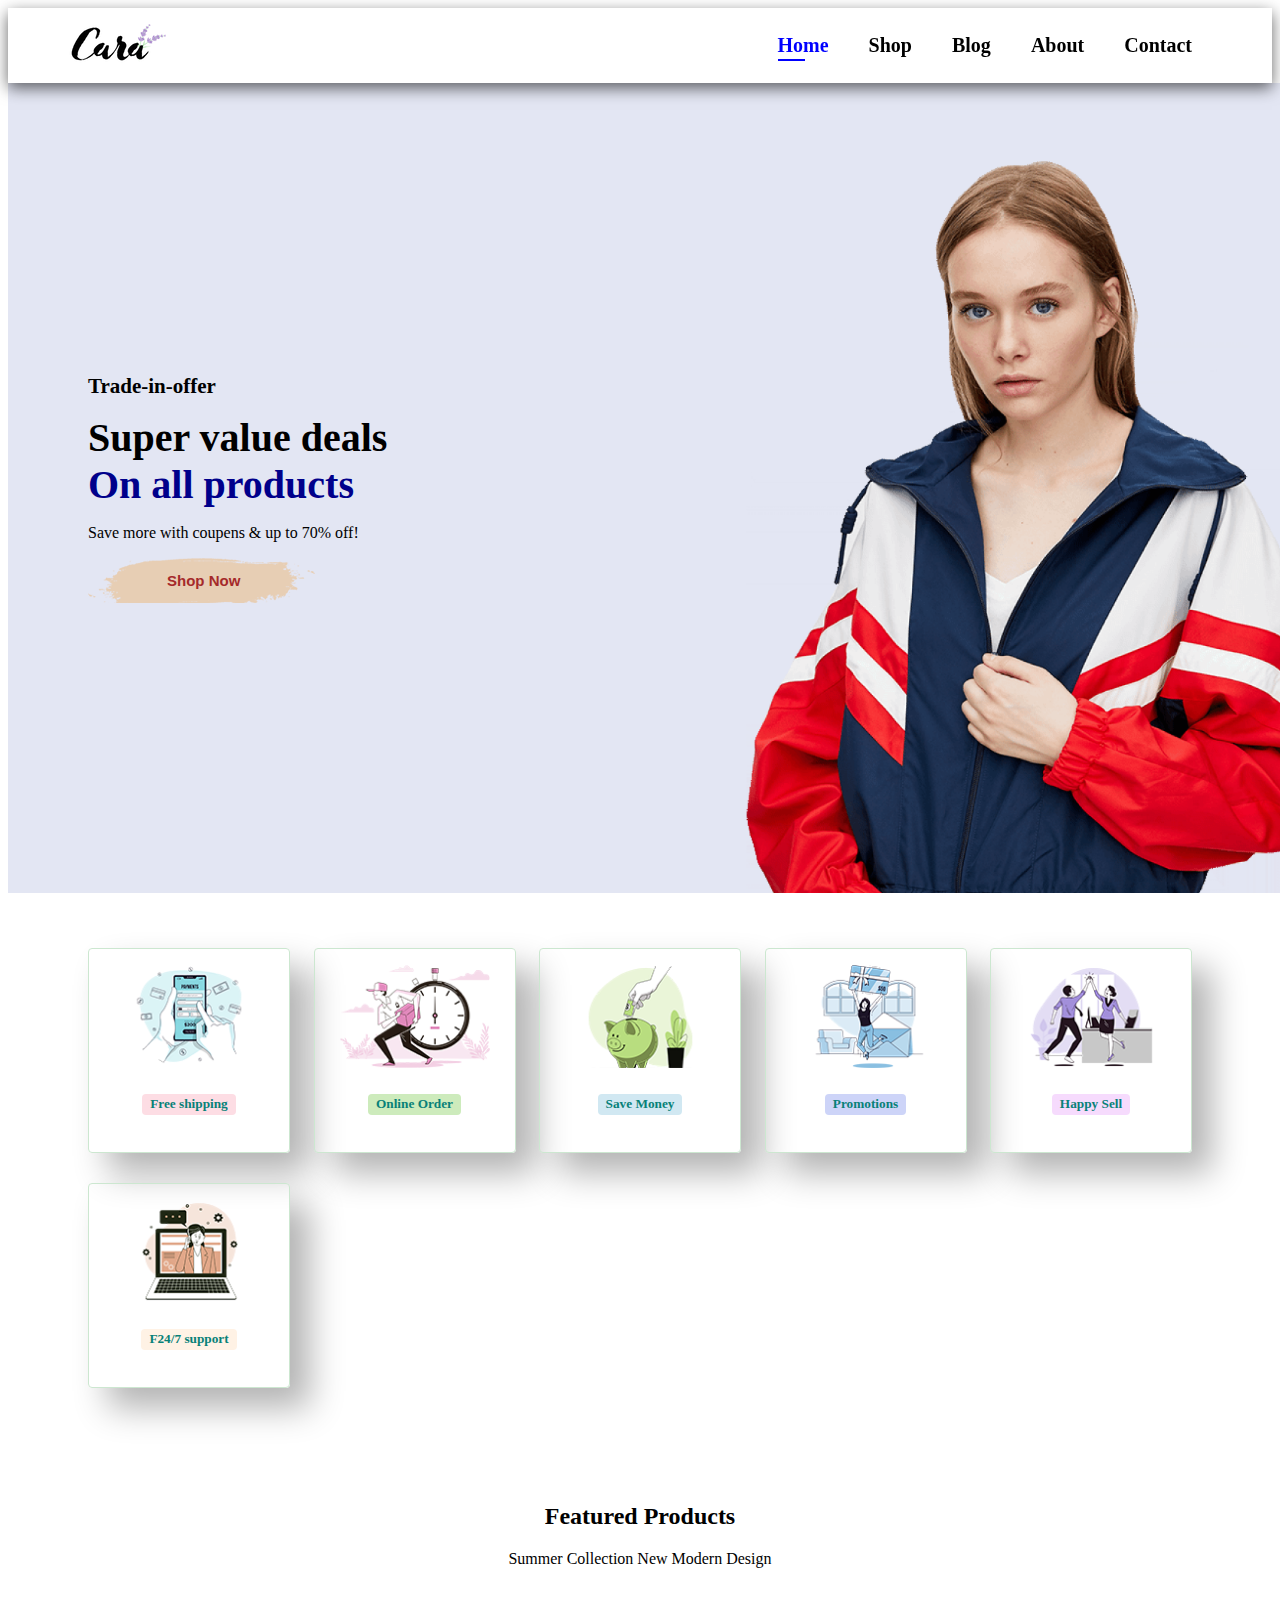
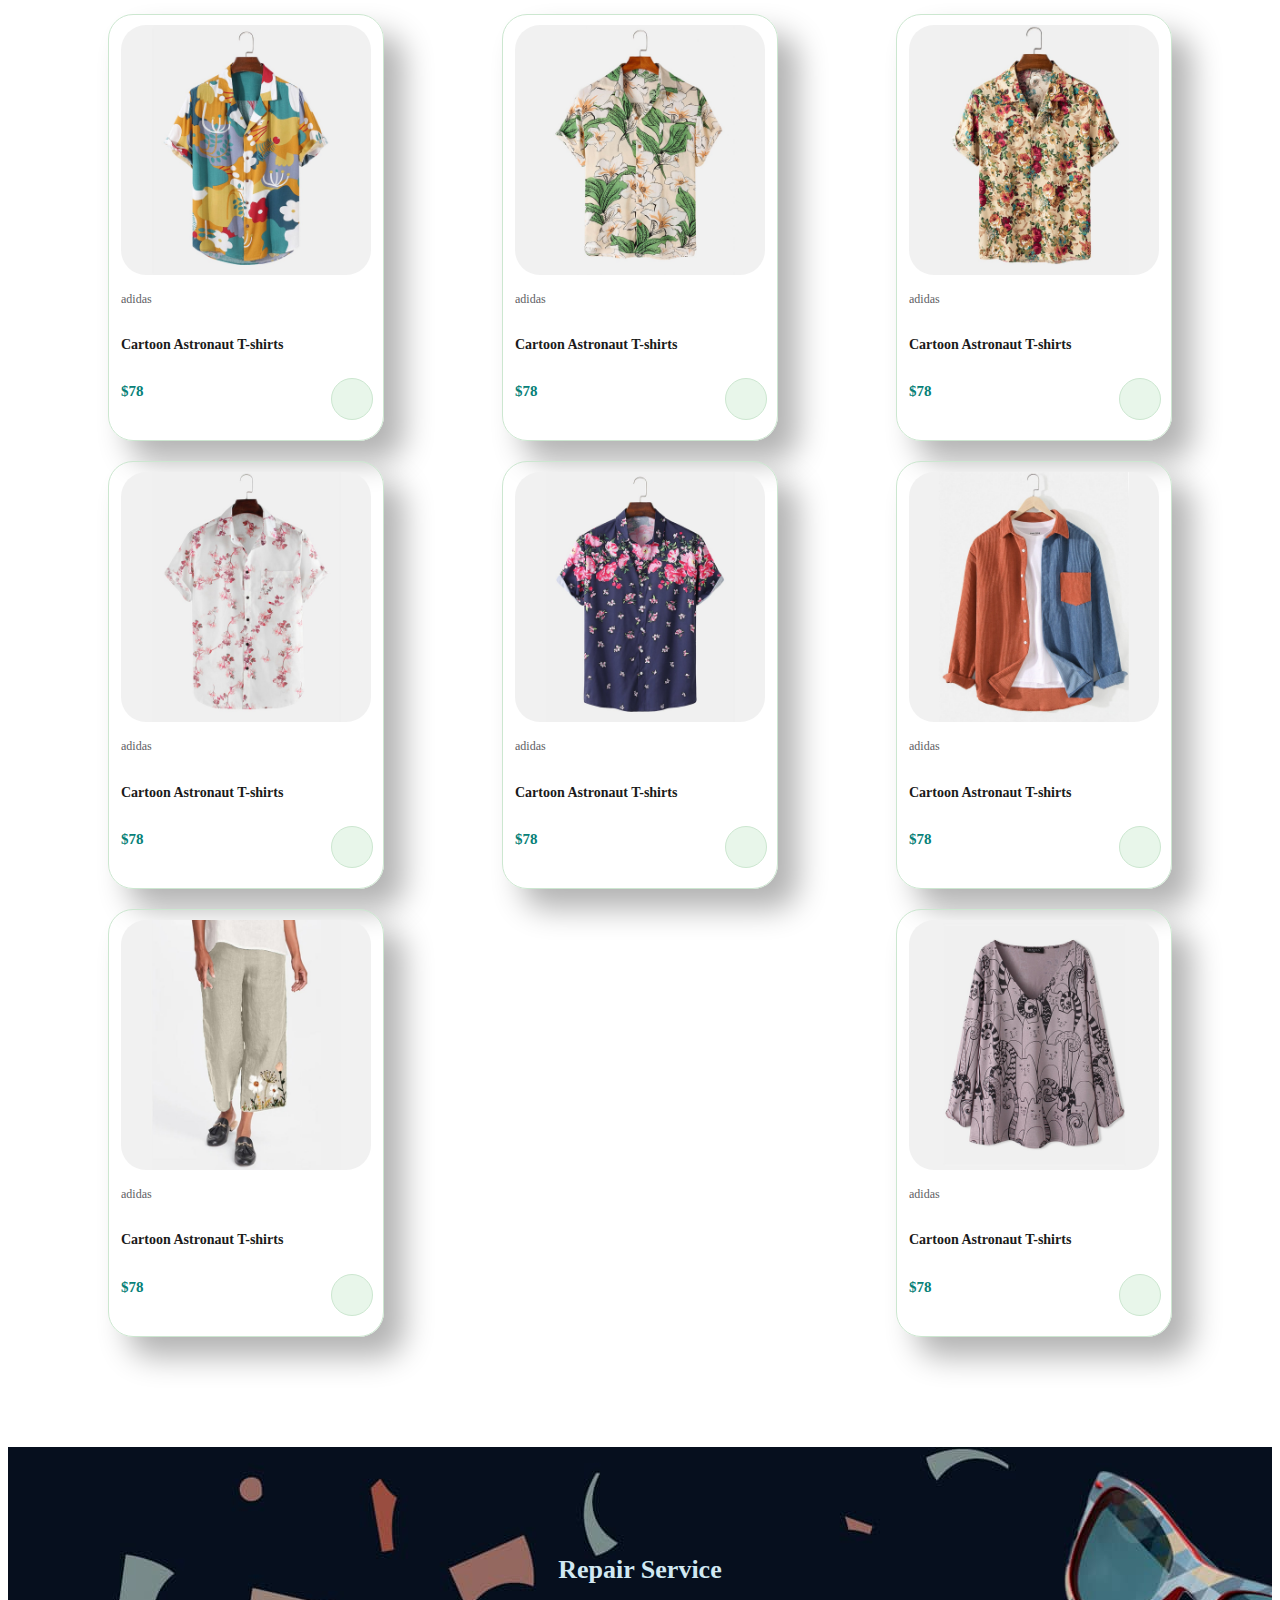
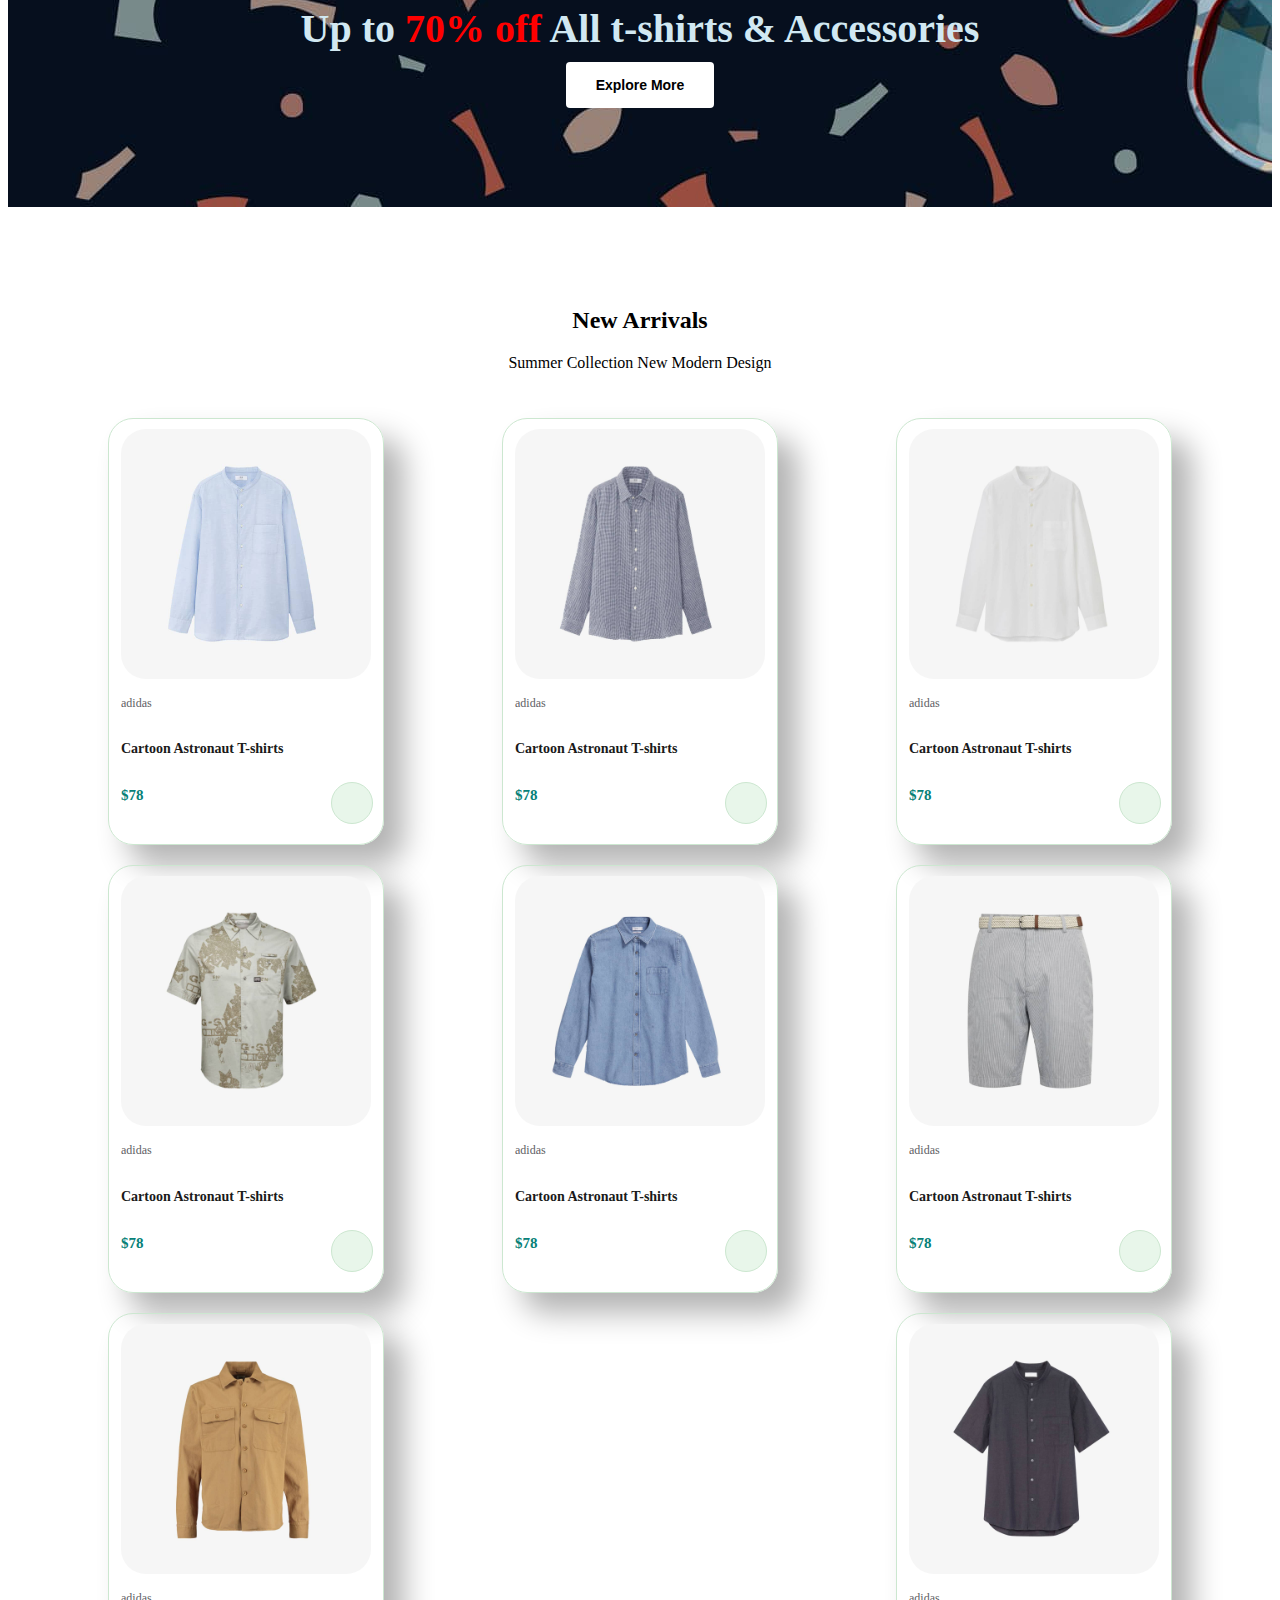
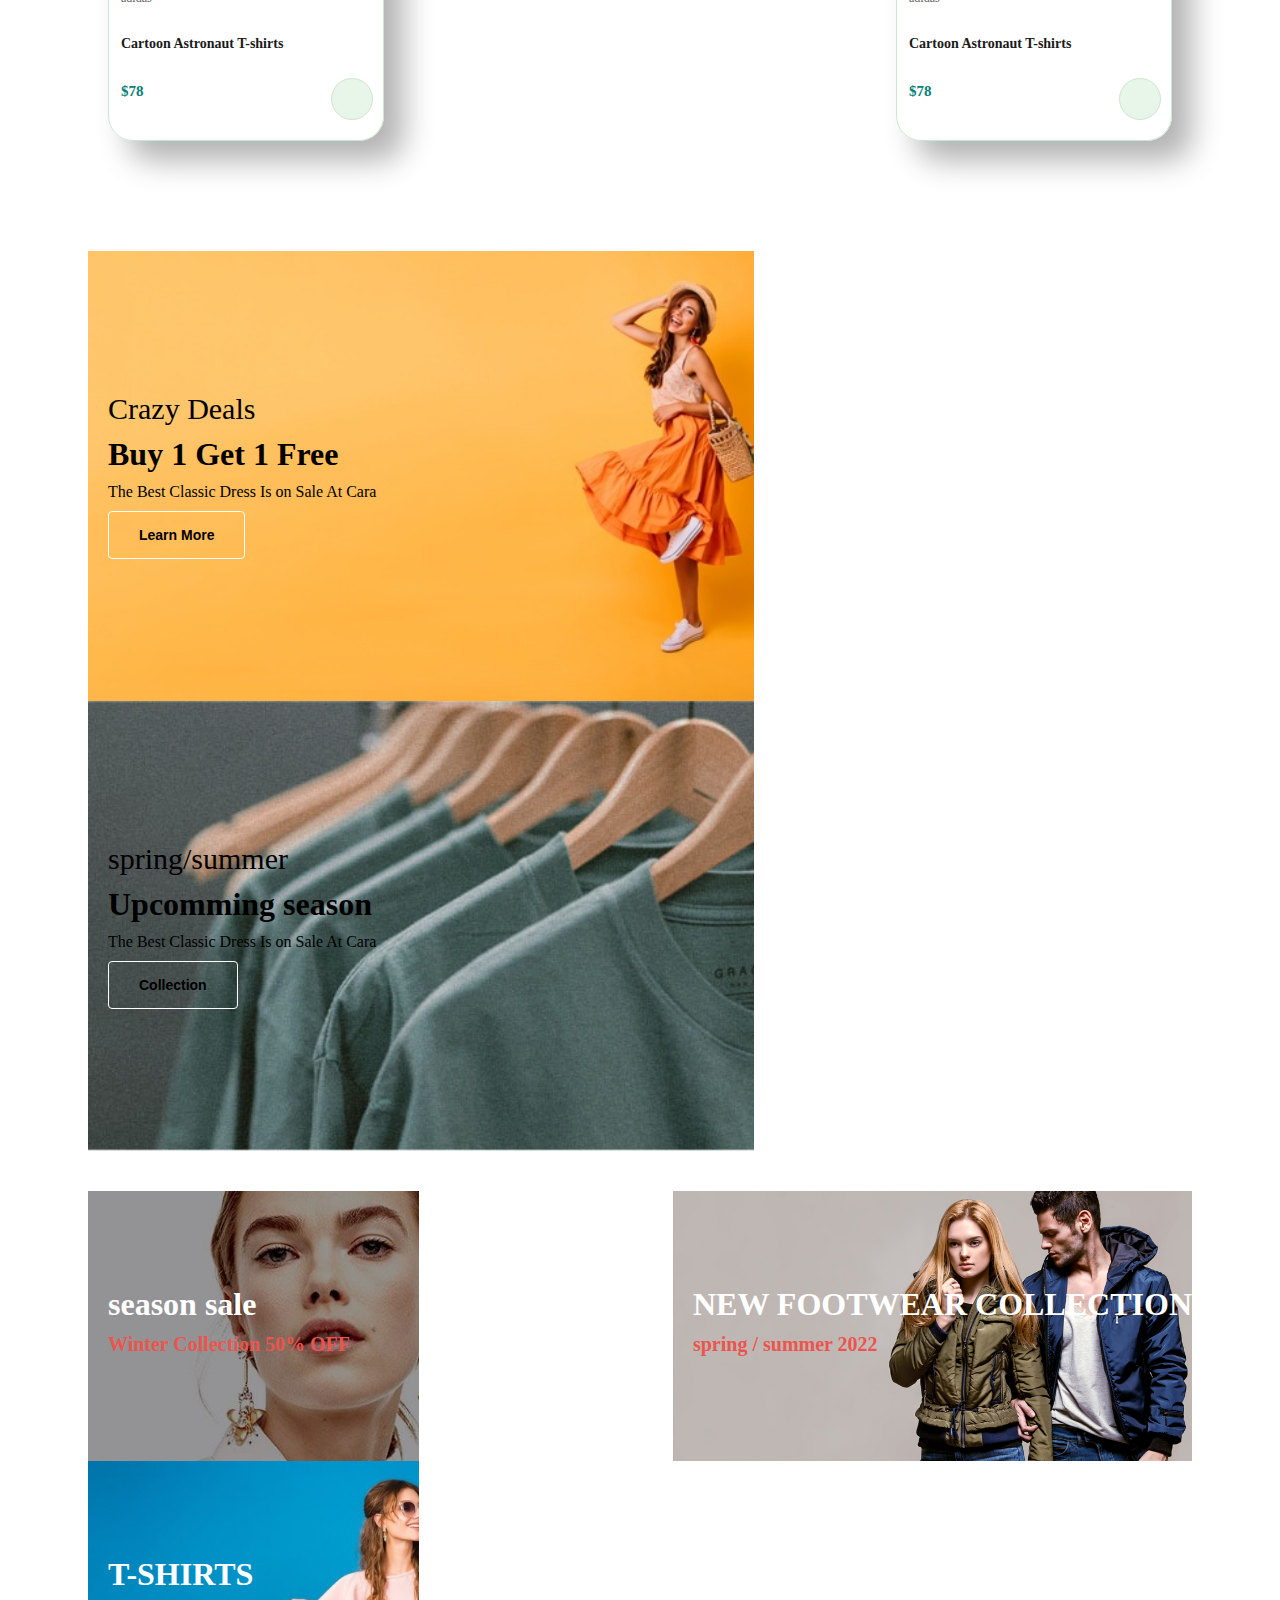
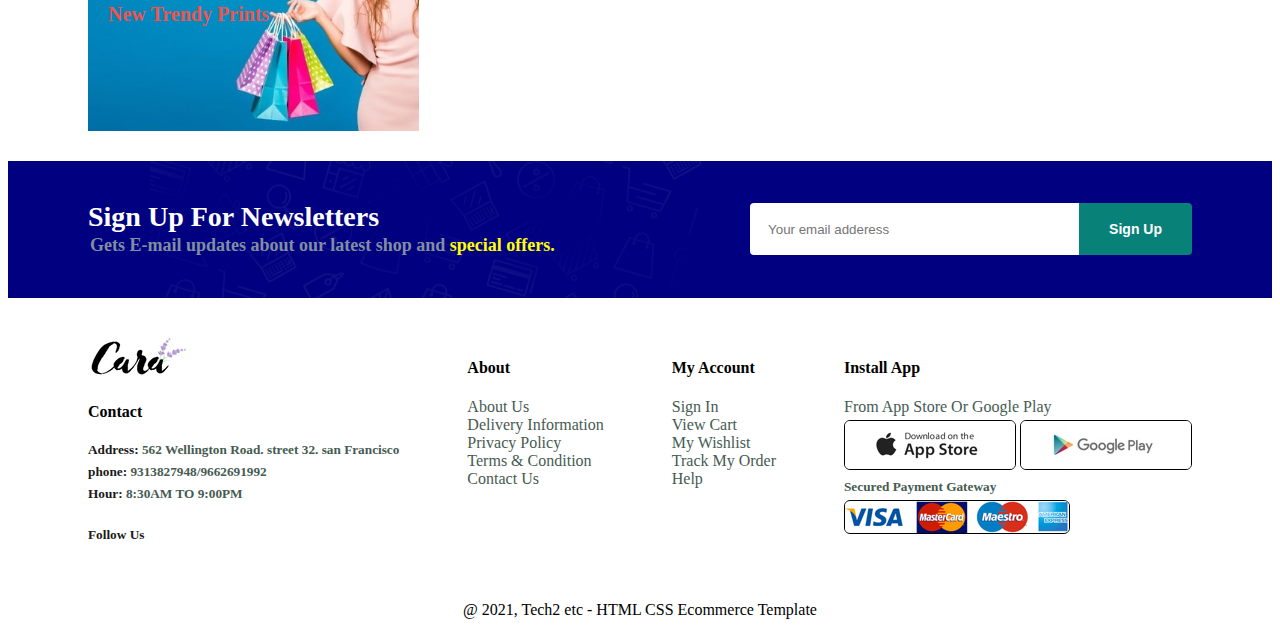
<file: index.html>
<!DOCTYPE html>
<html lang="en">
<head>
    <meta charset="UTF-8">
    <meta http-equiv="X-UA-Compatible" content="IE=edge">
    <meta name="viewport" content="width=device-width, initial-scale=1.0">
    <title>Document</title>
    <link rel="stylesheet" href="style.css">
</head>
<body>

    <section id="header">

        <a href="#"><img src="img/logo.png" alt=""></a>
        <div>
            <ul id="navbar">
                <li><a class="active" href="index.html">Home</a></li>
                <li><a href="shop.html">Shop</a></li>
                <li><a href="blog.html">Blog</a></li>
                <li><a href="about.html">About</a></li>
                <li><a href="contact.html">Contact</a></li>
                <a href=""id="clos">
                    <span class="line1"></span>
                    <span class="line1"></span>
                    <span class="line1"></span>
                </a>
            </ul>
               
            <div id="bar" class="hamburger">
                <span class="line1"></span>
                <span class="line1"></span>
                <span class="line1"></span>
            </div>

        </div>
        

    </section>

    <section id="hero">
        <h4>Trade-in-offer</h4>
        <h2>Super value deals</h2>
        <h1>On all products</h1>
        <p>Save more with coupens & up to 70% off!</p>
        <button>Shop Now</button>
    </section>

    <section id="feature" class="section-p1">
        <div class="fe-box">
            <img src="img/features/f1.png" alt="">
            <h5>Free shipping</h5>
        </div>
        <div class="fe-box">
            <img src="img/features/f2.png" alt="">
            <h5>Online Order</h5>
        </div>
        <div class="fe-box">
            <img src="img/features/f3.png" alt="">
            <h5>Save Money</h5>
        </div>
        <div class="fe-box">
            <img src="img/features/f4.png" alt="">
            <h5>Promotions</h5>
        </div>
        <div class="fe-box">
            <img src="img/features/f5.png" alt="">
            <h5>Happy Sell</h5>
        </div>
        <div class="fe-box">
            <img src="img/features/f6.png" alt="">
            <h5>F24/7 support</h5>
        </div>
    </section>

    <section id="product1" class="section-p1">
        <h2>Featured Products</h2>
        <p>Summer Collection New Modern Design</p>
        <div class="pro-container">
            <div class="pro">
                <img src="img/products/f1.jpg" alt="">
                <div class="des">
                    <span>adidas</span>
                    <h5>Cartoon Astronaut T-shirts</h5>
                    <div class="star">
                        <i class="fas fa-star"></i>
                        <i class="fas fa-star"></i>
                        <i class="fas fa-star"></i>
                        <i class="fas fa-star"></i>
                        <i class="fas fa-star"></i>
                    </div>
                    <h4>$78</h4>

                </div>
                <a href="#"><i class="fal fa-shopping-cart cart"></i></a>
            </div>
            <div class="pro">
                <img src="img/products/f2.jpg" alt="">
                <div class="des">
                    <span>adidas</span>
                    <h5>Cartoon Astronaut T-shirts</h5>
                    <div class="star">
                        <i class="fas fa-star"></i>
                        <i class="fas fa-star"></i>
                        <i class="fas fa-star"></i>
                        <i class="fas fa-star"></i>
                        <i class="fas fa-star"></i>
                    </div>
                    <h4>$78</h4>

                </div>
                <a href="#"><i class="fal fa-shopping-cart cart"></i></a>
            </div>
            <div class="pro">
                <img src="img/products/f3.jpg" alt="">
                <div class="des">
                    <span>adidas</span>
                    <h5>Cartoon Astronaut T-shirts</h5>
                    <div class="star">
                        <i class="fas fa-star"></i>
                        <i class="fas fa-star"></i>
                        <i class="fas fa-star"></i>
                        <i class="fas fa-star"></i>
                        <i class="fas fa-star"></i>
                    </div>
                    <h4>$78</h4>

                </div>
                <a href="#"><i class="fal fa-shopping-cart cart"></i></a>
            </div>
            <div class="pro">
                <img src="img/products/f4.jpg" alt="">
                <div class="des">
                    <span>adidas</span>
                    <h5>Cartoon Astronaut T-shirts</h5>
                    <div class="star">
                        <i class="fas fa-star"></i>
                        <i class="fas fa-star"></i>
                        <i class="fas fa-star"></i>
                        <i class="fas fa-star"></i>
                        <i class="fas fa-star"></i>
                    </div>
                    <h4>$78</h4>

                </div>
                <a href="#"><i class="fal fa-shopping-cart cart"></i></a>
            </div>
            <div class="pro">
                <img src="img/products/f5.jpg" alt="">
                <div class="des">
                    <span>adidas</span>
                    <h5>Cartoon Astronaut T-shirts</h5>
                    <div class="star">
                        <i class="fas fa-star"></i>
                        <i class="fas fa-star"></i>
                        <i class="fas fa-star"></i>
                        <i class="fas fa-star"></i>
                        <i class="fas fa-star"></i>
                    </div>
                    <h4>$78</h4>

                </div>
                <a href="#"><i class="fal fa-shopping-cart cart"></i></a>
            </div>
            <div class="pro">
                <img src="img/products/f6.jpg" alt="">
                <div class="des">
                    <span>adidas</span>
                    <h5>Cartoon Astronaut T-shirts</h5>
                    <div class="star">
                        <i class="fas fa-star"></i>
                        <i class="fas fa-star"></i>
                        <i class="fas fa-star"></i>
                        <i class="fas fa-star"></i>
                        <i class="fas fa-star"></i>
                    </div>
                    <h4>$78</h4>

                </div>
                <a href="#"><i class="fal fa-shopping-cart cart"></i></a>
            </div>
            <div class="pro">
                <img src="img/products/f7.jpg" alt="">
                <div class="des">
                    <span>adidas</span>
                    <h5>Cartoon Astronaut T-shirts</h5>
                    <div class="star">
                        <i class="fas fa-star"></i>
                        <i class="fas fa-star"></i>
                        <i class="fas fa-star"></i>
                        <i class="fas fa-star"></i>
                        <i class="fas fa-star"></i>
                    </div>
                    <h4>$78</h4>

                </div>
                <a href="#"><i class="fal fa-shopping-cart cart"></i></a>
            </div>
            <div class="pro">
                <img src="img/products/f8.jpg" alt="">
                <div class="des">
                    <span>adidas</span>
                    <h5>Cartoon Astronaut T-shirts</h5>
                    <div class="star">
                        <i class="fas fa-star"></i>
                        <i class="fas fa-star"></i>
                        <i class="fas fa-star"></i>
                        <i class="fas fa-star"></i>
                        <i class="fas fa-star"></i>
                    </div>
                    <h4>$78</h4>

                </div>
                <a href="#"><i class="fal fa-shopping-cart cart"></i></a>
            </div>
        </div>
    </section>
  
    <section id="banner" class="section-m1">
        <h4>Repair Service</h4>
        <h2>Up to <span>70% off</span> All t-shirts & Accessories</h2>
        <button class="normal">Explore More</button>
    </section>

    <section id="product1" class="section-p1">
        <h2>New Arrivals</h2>
        <p>Summer Collection New Modern Design</p>
        <div class="pro-container">
            <div class="pro">
                <img src="img/products/n1.jpg" alt="">
                <div class="des">
                    <span>adidas</span>
                    <h5>Cartoon Astronaut T-shirts</h5>
                    <div class="star">
                        <i class="fas fa-star"></i>
                        <i class="fas fa-star"></i>
                        <i class="fas fa-star"></i>
                        <i class="fas fa-star"></i>
                        <i class="fas fa-star"></i>
                    </div>
                    <h4>$78</h4>

                </div>
                <a href="#"><i class="fal fa-shopping-cart cart"></i></a>
            </div>
            <div class="pro">
                <img src="img/products/n2.jpg" alt="">
                <div class="des">
                    <span>adidas</span>
                    <h5>Cartoon Astronaut T-shirts</h5>
                    <div class="star">
                        <i class="fas fa-star"></i>
                        <i class="fas fa-star"></i>
                        <i class="fas fa-star"></i>
                        <i class="fas fa-star"></i>
                        <i class="fas fa-star"></i>
                    </div>
                    <h4>$78</h4>

                </div>
                <a href="#"><i class="fal fa-shopping-cart cart"></i></a>
            </div>
            <div class="pro">
                <img src="img/products/n3.jpg" alt="">
                <div class="des">
                    <span>adidas</span>
                    <h5>Cartoon Astronaut T-shirts</h5>
                    <div class="star">
                        <i class="fas fa-star"></i>
                        <i class="fas fa-star"></i>
                        <i class="fas fa-star"></i>
                        <i class="fas fa-star"></i>
                        <i class="fas fa-star"></i>
                    </div>
                    <h4>$78</h4>

                </div>
                <a href="#"><i class="fal fa-shopping-cart cart"></i></a>
            </div>
            <div class="pro">
                <img src="img/products/n4.jpg" alt="">
                <div class="des">
                    <span>adidas</span>
                    <h5>Cartoon Astronaut T-shirts</h5>
                    <div class="star">
                        <i class="fas fa-star"></i>
                        <i class="fas fa-star"></i>
                        <i class="fas fa-star"></i>
                        <i class="fas fa-star"></i>
                        <i class="fas fa-star"></i>
                    </div>
                    <h4>$78</h4>

                </div>
                <a href="#"><i class="fal fa-shopping-cart cart"></i></a>
            </div>
            <div class="pro">
                <img src="img/products/n5.jpg" alt="">
                <div class="des">
                    <span>adidas</span>
                    <h5>Cartoon Astronaut T-shirts</h5>
                    <div class="star">
                        <i class="fas fa-star"></i>
                        <i class="fas fa-star"></i>
                        <i class="fas fa-star"></i>
                        <i class="fas fa-star"></i>
                        <i class="fas fa-star"></i>
                    </div>
                    <h4>$78</h4>

                </div>
                <a href="#"><i class="fal fa-shopping-cart cart"></i></a>
            </div>
            <div class="pro">
                <img src="img/products/n6.jpg" alt="">
                <div class="des">
                    <span>adidas</span>
                    <h5>Cartoon Astronaut T-shirts</h5>
                    <div class="star">
                        <i class="fas fa-star"></i>
                        <i class="fas fa-star"></i>
                        <i class="fas fa-star"></i>
                        <i class="fas fa-star"></i>
                        <i class="fas fa-star"></i>
                    </div>
                    <h4>$78</h4>

                </div>
                <a href="#"><i class="fal fa-shopping-cart cart"></i></a>
            </div>
            <div class="pro">
                <img src="img/products/n7.jpg" alt="">
                <div class="des">
                    <span>adidas</span>
                    <h5>Cartoon Astronaut T-shirts</h5>
                    <div class="star">
                        <i class="fas fa-star"></i>
                        <i class="fas fa-star"></i>
                        <i class="fas fa-star"></i>
                        <i class="fas fa-star"></i>
                        <i class="fas fa-star"></i>
                    </div>
                    <h4>$78</h4>

                </div>
                <a href="#"><i class="fal fa-shopping-cart cart"></i></a>
            </div>
            <div class="pro">
                <img src="img/products/n8.jpg" alt="">
                <div class="des">
                    <span>adidas</span>
                    <h5>Cartoon Astronaut T-shirts</h5>
                    <div class="star">
                        <i class="fas fa-star"></i>
                        <i class="fas fa-star"></i>
                        <i class="fas fa-star"></i>
                        <i class="fas fa-star"></i>
                        <i class="fas fa-star"></i>
                    </div>
                    <h4>$78</h4>

                </div>
                <a href="#"><i class="fal fa-shopping-cart cart"></i></a>
            </div>
        </div>
    </section>

    <section id="sm-banner" class="section-p1">
        <div class="banner-box">
            <h4>Crazy Deals</h4>
            <h2>Buy 1 Get 1 Free</h2>
            <span>The Best Classic Dress Is on Sale At Cara</span>
            <button class="normal">Learn More</button>
        </div>
        <div class=" banner-box-2 banner-box ">
            <h4>spring/summer</h4>
            <h2>Upcomming season</h2>
            <span>The Best Classic Dress Is on Sale At Cara </span>
            <button class="normal ">Collection</button>
        </div>
    </section>

    <section id="banner-3">
        <div class="banner-box">
            <h1>season sale</h1>
            <h3>Winter Collection 50% OFF</h3>
        </div>
        <div class="banner-box banner-box2">
            <h1>NEW FOOTWEAR COLLECTION</h1>
            <h3>spring / summer 2022</h3>
        </div>
        <div class="banner-box banner-box3">
            <h1>T-SHIRTS</h1>
            <h3>New Trendy Prints</h3>
        </div>
    </section>

    <section id="newsletter" class="section-p1">
        <div class="news">
            <h3>Sign Up For Newsletters</h3>
            <h6>Gets E-mail updates about our latest shop and <span>special offers.</span></h6>
        </div>
        <div class="signup">
            <input type="text" placeholder="Your email adderess">
            <button class="normal">Sign Up</button>
        </div>
    </section>

    <section id="footer" class="section-p1">
        <div class="contact">
            <img src="img/logo.png" alt="">
            <h4>Contact</h4>
            <h5><strong>Address:</strong> 562 Wellington Road. street 32. san Francisco</h5>
            <h5><strong>phone:</strong> 9313827948/9662691992</h5>
            <h5><strong>Hour:</strong> 8:30AM TO 9:00PM</h5>
            <br>
            <h5><span>Follow Us</span></h5>
            <div class="icon">
                <i class="fab fa-facebook-f"></i>
                <i class="fab fa-twitter"></i>
                <i class="fab fa-instagram"></i>
                <i class="fab fa-pinterest-p"></i>
                <i class="fab fa-youtube"></i>
   
            </div>
            
        </div>
        <div class="about">
            <h4>About</h4>
            <a href="">About Us</a><br>
            <a href="">Delivery Information</a><br>
            <a href="">Privacy Policy</a><br>
            <a href="">Terms & Condition</a><br>
            <a href="">Contact Us</a><br>
        </div>
        <div class="MY-ACCOUNT">
            <h4>My Account</h4>
            <a href="">Sign In</a><br>
            <a href="">View Cart</a><br>
            <a href="">My Wishlist</a><br>
            <a href="">Track My Order</a><br>
            <a href="">Help</a><br><br>
        </div>
        <div class="Install">
            <h4>Install App</h4>
            <p>From App Store Or Google Play</p>
            <div class="row">
                <img src="img/pay/app.jpg" alt="">
                <img src="img/pay/play.jpg" alt="">
            </div>
            <h5>Secured Payment Gateway</h5>
            <img src="img/pay/pay.png" alt="">
        </div>
        
    </section>
    <div class="copy-right">
        <p>@ 2021, Tech2 etc - HTML CSS Ecommerce Template</p>
    </div>
         





    <script src="script.js"></script>
    
</body>
</html>
</file>
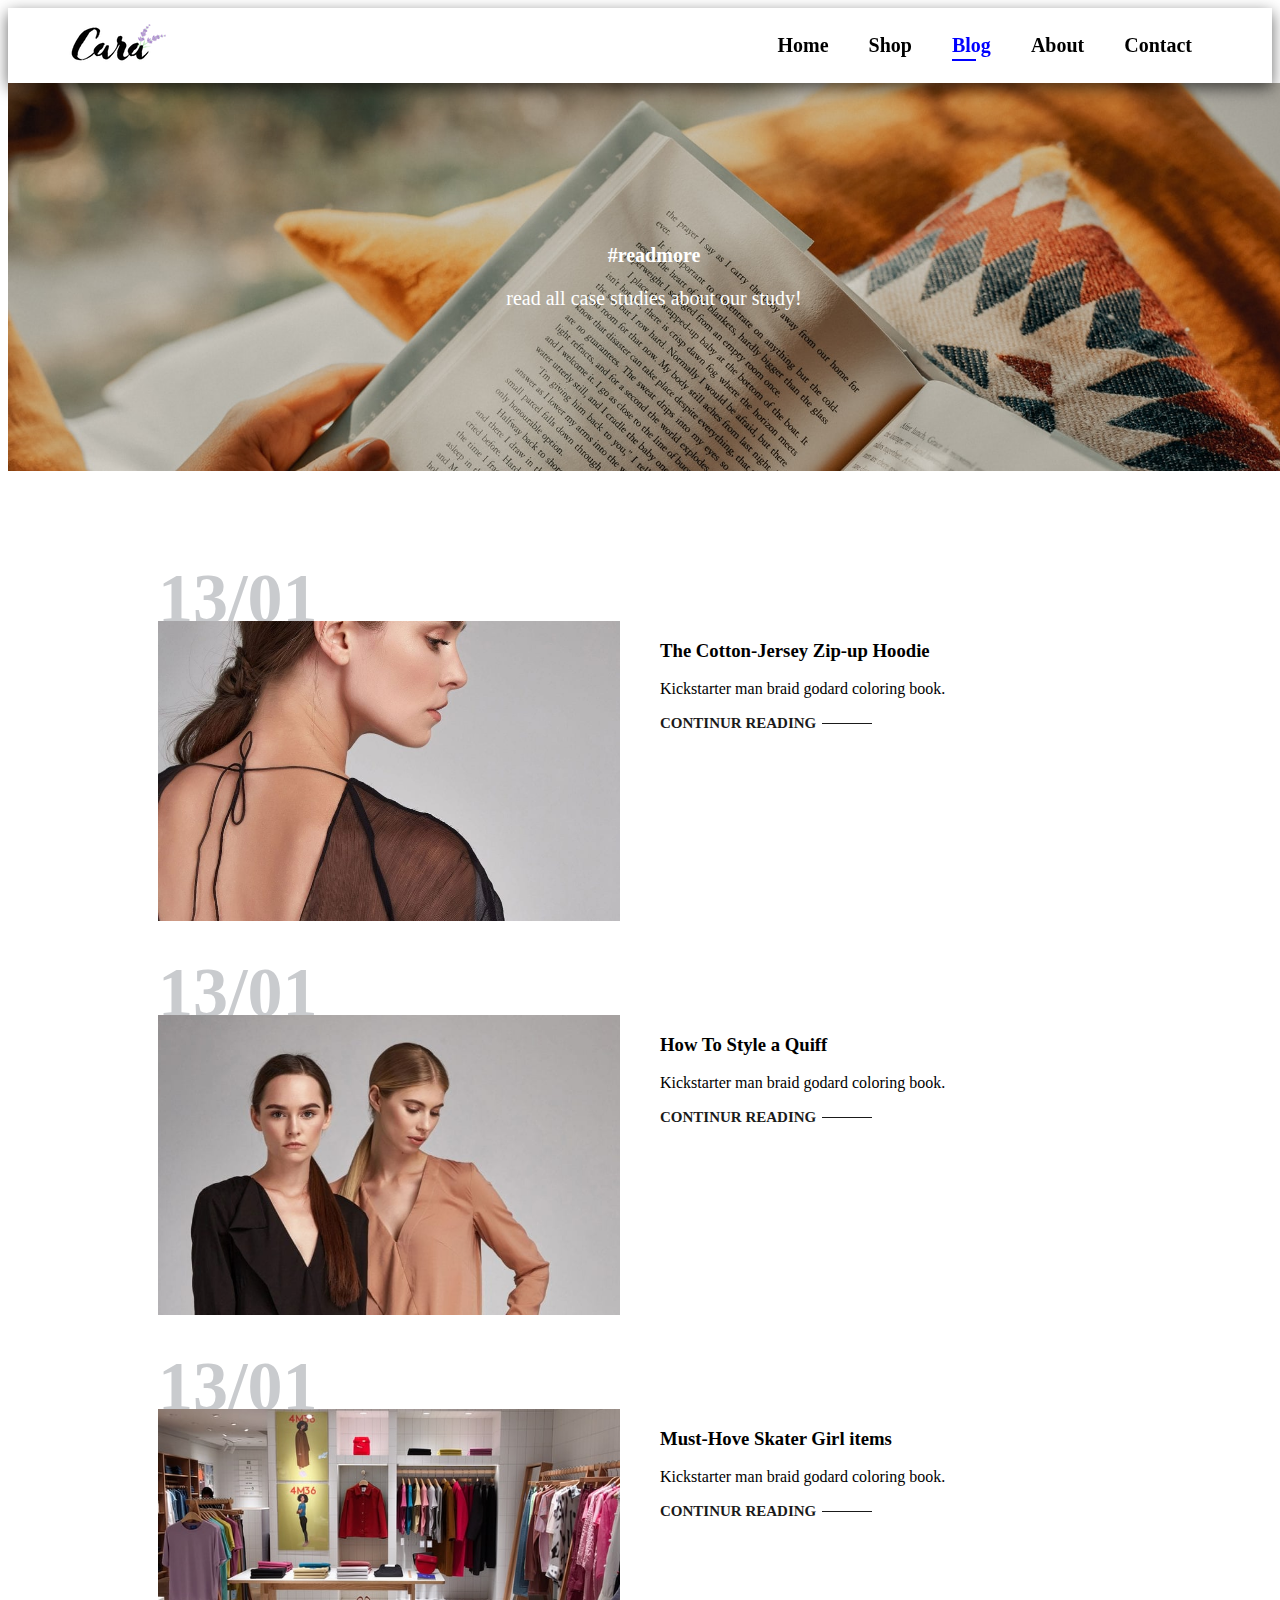
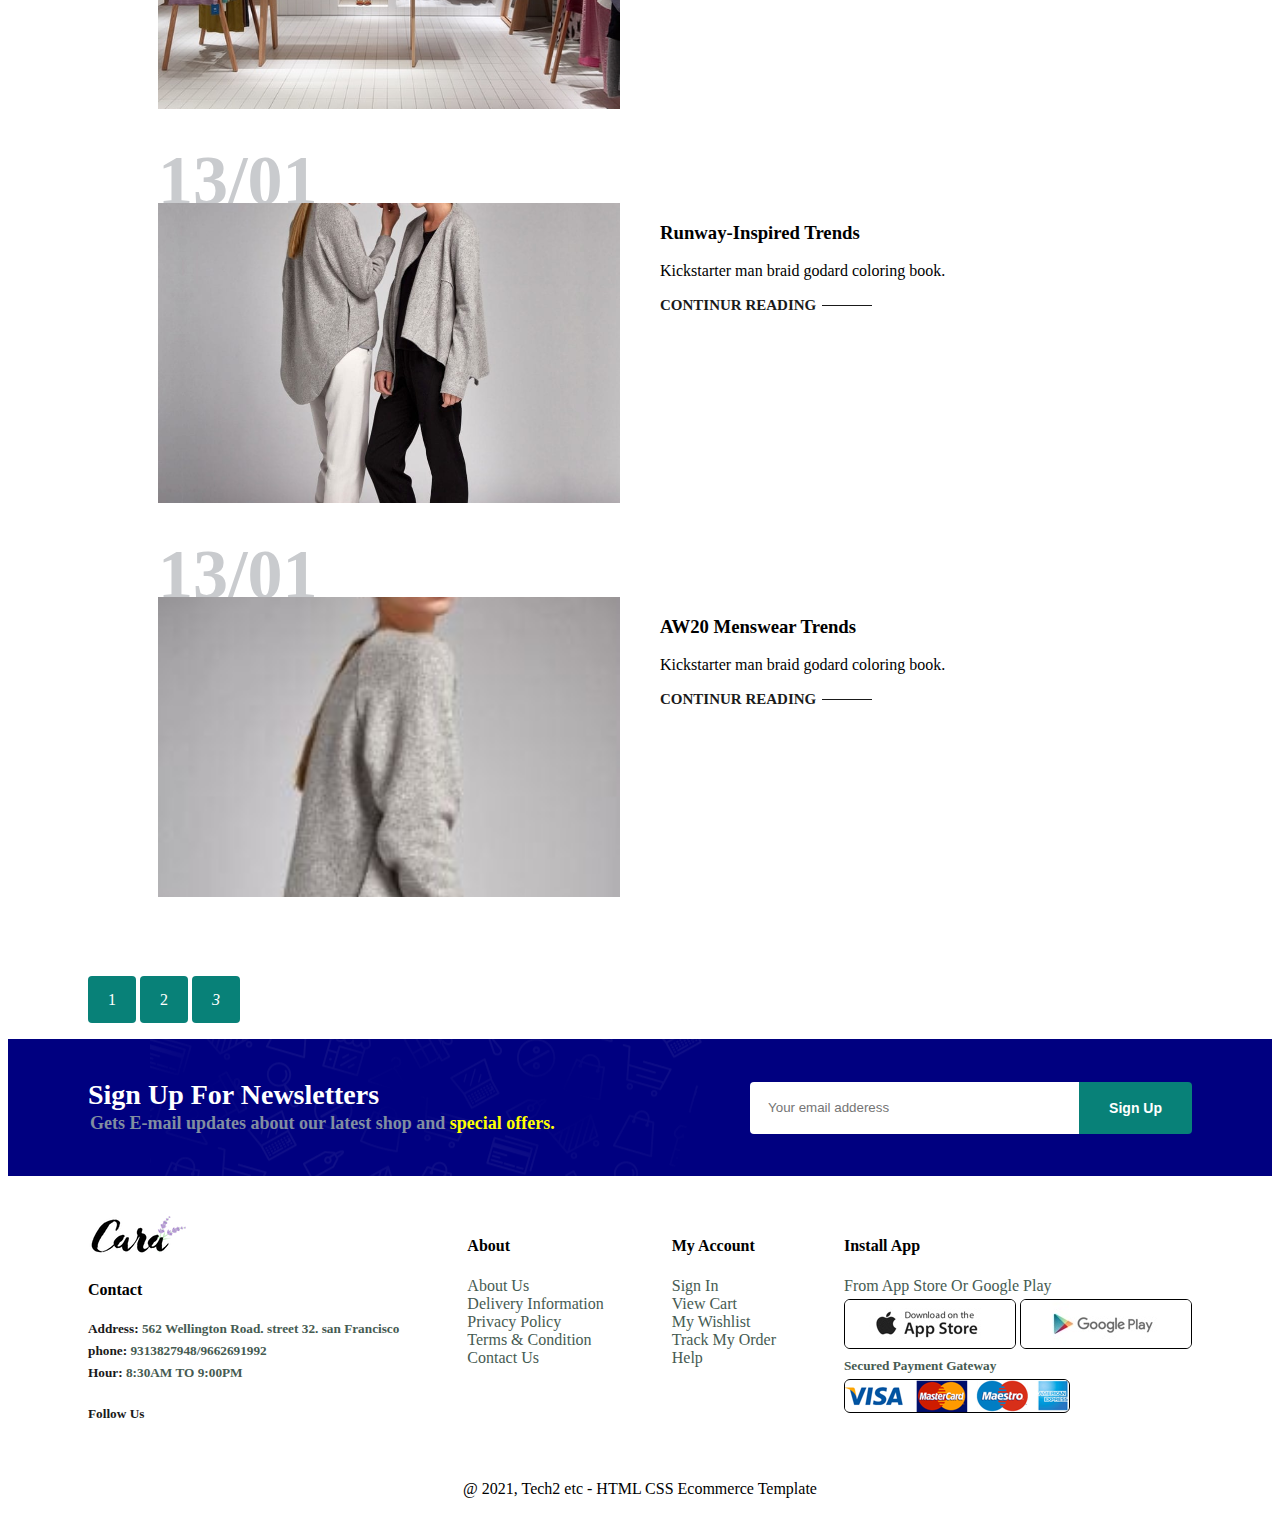
<file: blog.html>
<!DOCTYPE html>
<html lang="en">

<head>
    <meta charset="UTF-8">
    <meta http-equiv="X-UA-Compatible" content="IE=edge">
    <meta name="viewport" content="width=device-width, initial-scale=1.0">
    <title>Document</title>
    <link rel="stylesheet" href="style.css">
</head>

<body>

    <section id="header">

        <a href="#"><img src="img/logo.png" alt=""></a>
        <div>
            <ul id="navbar">
                <li><a href="index.html">Home</a></li>
                <li><a href="shop.html">Shop</a></li>
                <li><a class="active" href="blog.html">Blog</a></li>
                <li><a href="about.html">About</a></li>
                <li><a href="contact.html">Contact</a></li>
                <a href="" id="clos">
                    <span class="line1"></span>
                    <span class="line1"></span>
                    <span class="line1"></span>
                </a>
            </ul>

            <div id="bar" class="hamburger">
                <span class="line1"></span>
                <span class="line1"></span>
                <span class="line1"></span>
            </div>

        </div>


    </section>

    <section id="shop-hero" class="blog-img">
        
        <h1>#readmore</h1>

        <p>read all case studies about our study!</p>
        
    </section>

    <section id="blog">
        <div class="blog-box">
            <div class="blog-img1">
                <img src="img/blog/b1.jpg" alt="">
            </div>
            <div class="blog-detail">
                <h3>The Cotton-Jersey Zip-up Hoodie</h3>
                <p>Kickstarter man braid godard coloring book. </p>
                <a href="#">CONTINUR READING</a>

            </div>
            <h1>13/01</h1>
        </div>
        <div class="blog-box">
            <div class="blog-img1">
                <img src="img/blog/b2.jpg" alt="">
            </div>
            <div class="blog-detail">
                <h3>How To Style a Quiff</h3>
                <p>Kickstarter man braid godard coloring book. </p>
                <a href="#">CONTINUR READING</a>

            </div>
            <h1>13/01</h1>
        </div>
        <div class="blog-box">
            <div class="blog-img1">
                <img src="img/blog/b3.jpg" alt="">
            </div>
            <div class="blog-detail">
                <h3>Must-Hove Skater Girl items</h3>
                <p>Kickstarter man braid godard coloring book. </p>
                <a href="#">CONTINUR READING</a>

            </div>
            <h1>13/01</h1>
        </div>
        <div class="blog-box">
            <div class="blog-img1">
                <img src="img/blog/b4.jpg" alt="">
            </div>
            <div class="blog-detail">
                <h3>Runway-Inspired Trends</h3>
                <p>Kickstarter man braid godard coloring book. </p>
                <a href="#">CONTINUR READING</a>

            </div>
            <h1>13/01</h1>
        </div>
        <div class="blog-box">
            <div class="blog-img1">
                <img src="img/blog/b5.jpg" alt="">
            </div>
            <div class="blog-detail">
                <h3>AW20 Menswear Trends</h3>
                <p>Kickstarter man braid godard coloring book. </p>
                <a href="#">CONTINUR READING</a>

            </div>
            <h1>13/01</h1>
        </div>
        
    </section>

    <srction id="pagination" class="section-p1">
        <a href="#">1</a>
        <a href="#">2</a>
        <a href="#"><i class="fal fa-long-arrow-alrt-right">3</i></a>
    </srction>

    <section id="newsletter" class="section-p1">
        <div class="news">
            <h3>Sign Up For Newsletters</h3>
            <h6>Gets E-mail updates about our latest shop and <span>special offers.</span></h6>
        </div>
        <div class="signup">
            <input type="text" placeholder="Your email adderess">
            <button class="normal">Sign Up</button>
        </div>
    </section>

    <section id="footer" class="section-p1">
        <div class="contact">
            <img src="img/logo.png" alt="">
            <h4>Contact</h4>
            <h5><strong>Address:</strong> 562 Wellington Road. street 32. san Francisco</h5>
            <h5><strong>phone:</strong> 9313827948/9662691992</h5>
            <h5><strong>Hour:</strong> 8:30AM TO 9:00PM</h5>
            <br>
            <h5><span>Follow Us</span></h5>
            <div class="icon">
                <i class="fab fa-facebook-f"></i>
                <i class="fab fa-twitter"></i>
                <i class="fab fa-instagram"></i>
                <i class="fab fa-pinterest-p"></i>
                <i class="fab fa-youtube"></i>

            </div>

        </div>
        <div class="about">
            <h4>About</h4>
            <a href="">About Us</a><br>
            <a href="">Delivery Information</a><br>
            <a href="">Privacy Policy</a><br>
            <a href="">Terms & Condition</a><br>
            <a href="">Contact Us</a><br>
        </div>
        <div class="MY-ACCOUNT">
            <h4>My Account</h4>
            <a href="">Sign In</a><br>
            <a href="">View Cart</a><br>
            <a href="">My Wishlist</a><br>
            <a href="">Track My Order</a><br>
            <a href="">Help</a><br><br>
        </div>
        <div class="Install">
            <h4>Install App</h4>
            <p>From App Store Or Google Play</p>
            <div class="row">
                <img src="img/pay/app.jpg" alt="">
                <img src="img/pay/play.jpg" alt="">
            </div>
            <h5>Secured Payment Gateway</h5>
            <img src="img/pay/pay.png" alt="">
        </div>

    </section>

    <div class="copy-right">
        <p>@ 2021, Tech2 etc - HTML CSS Ecommerce Template</p>
    </div>






    <script src="script.js"></script>

</body>

</html>
</file>
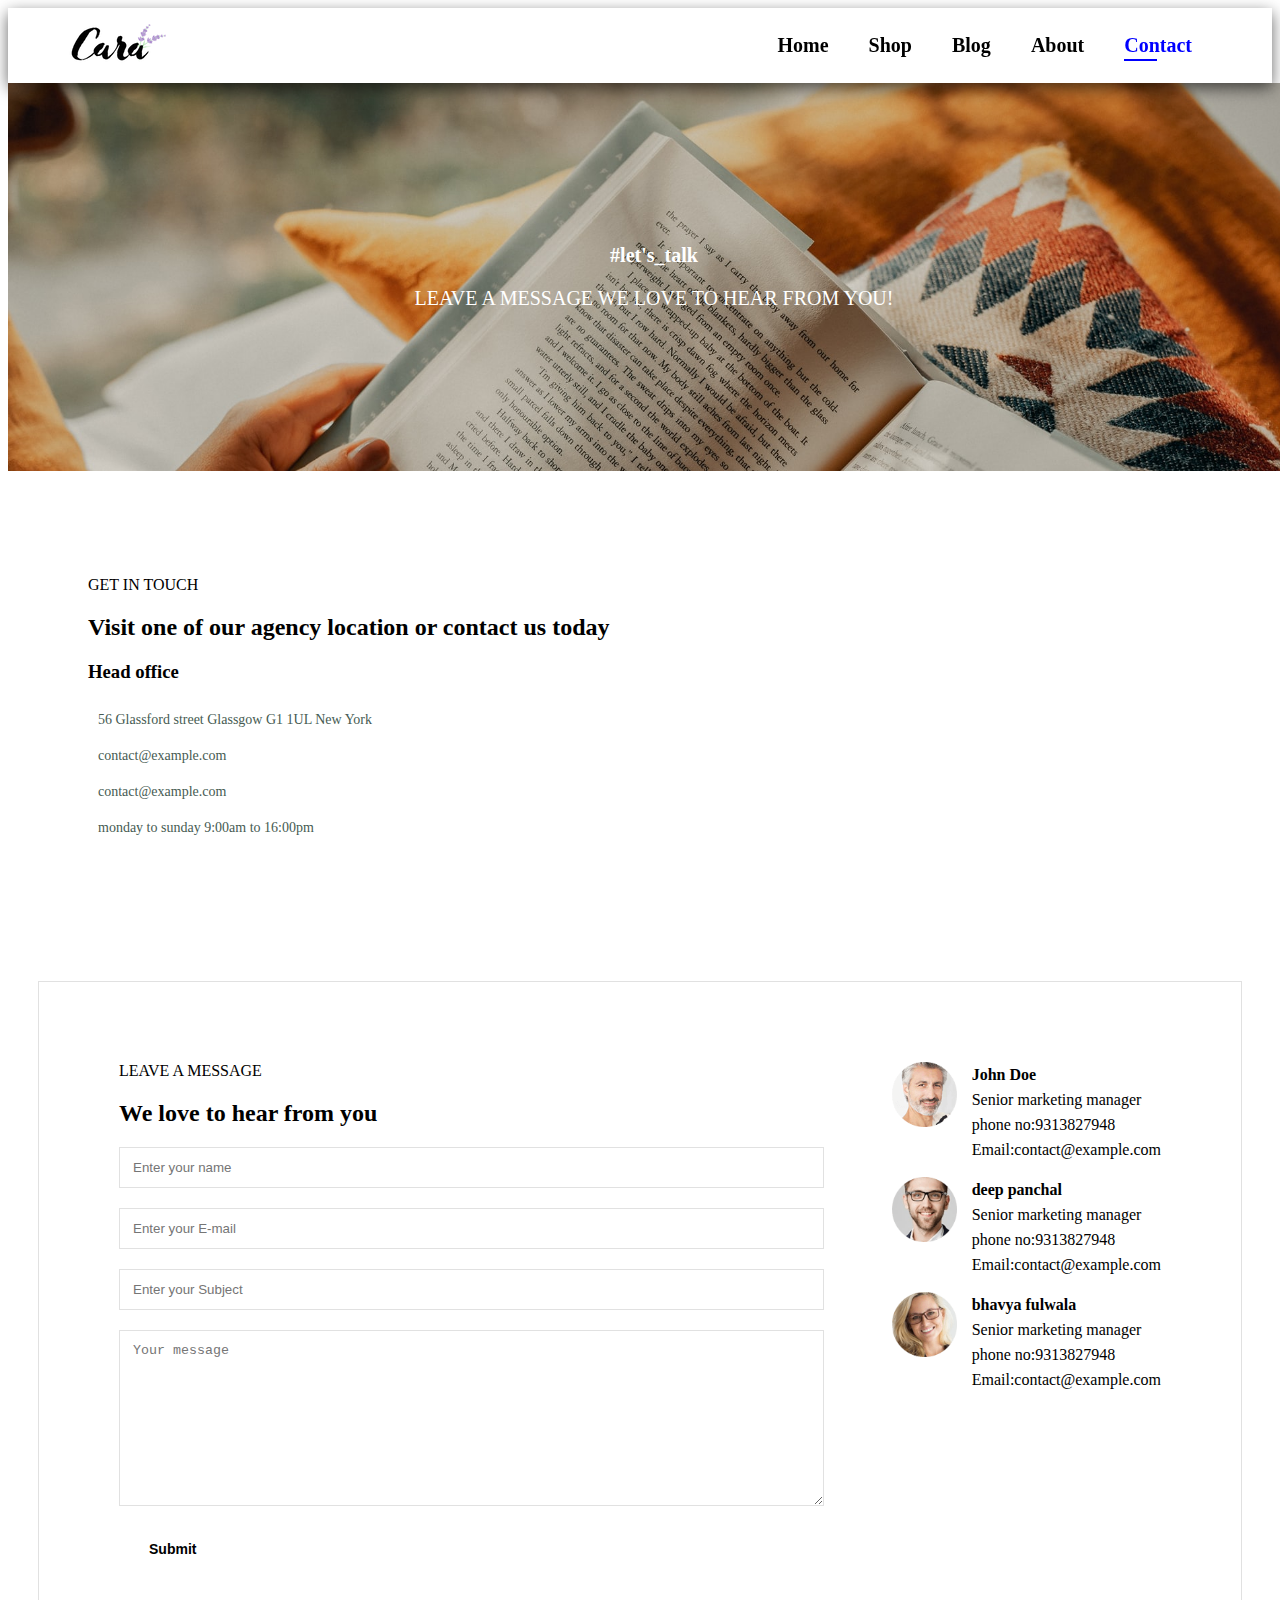
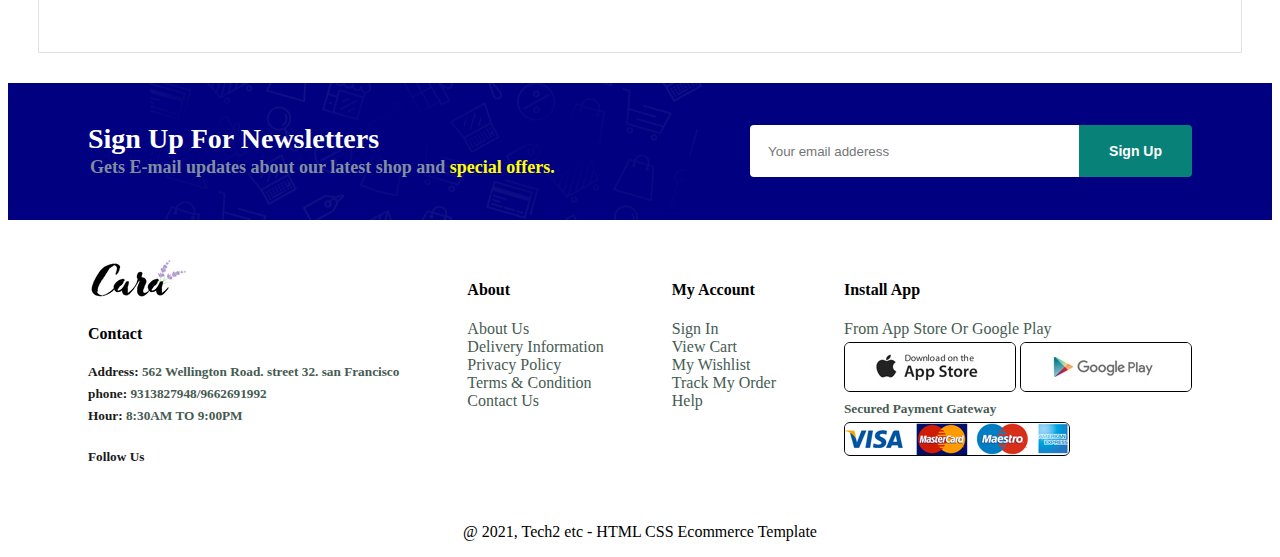
<file: contact.html>
<!DOCTYPE html>
<html lang="en">

<head>
    <meta charset="UTF-8">
    <meta http-equiv="X-UA-Compatible" content="IE=edge">
    <meta name="viewport" content="width=device-width, initial-scale=1.0">
    <title>Document</title>
    <link rel="stylesheet" href="style.css">
</head>

<body>

    <section id="header">

        <a href="#"><img src="img/logo.png" alt=""></a>
        <div>
            <ul id="navbar">
                <li><a href="index.html">Home</a></li>
                <li><a href="shop.html">Shop</a></li>
                <li><a href="blog.html">Blog</a></li>
                <li><a href="about.html">About</a></li>
                <li><a class="active" href="contact.html">Contact</a></li>
                <a href="" id="clos">
                    <span class="line1"></span>
                    <span class="line1"></span>
                    <span class="line1"></span>
                </a>
            </ul>

            <div id="bar" class="hamburger">
                <span class="line1"></span>
                <span class="line1"></span>
                <span class="line1"></span>
            </div>

        </div>


    </section>

    <section id="shop-hero" class="blog-img">
        
        <h1>#let's_talk</h1>

        <p>LEAVE A MESSAGE WE LOVE TO HEAR FROM YOU!</p>
        
    </section>

    <section id="contact-details" class="section-p1">
        <div class="detail">
            <span>GET IN TOUCH</span>
            <h2>Visit one of our agency location or contact us today</h2>
            <h3>Head office</h3>
            <div>
                <li>
                    <i class='fas fa-briefcase'></i>
                    <p>56 Glassford street Glassgow G1 1UL New York</p>
                </li>
                <li>
                    <i class="fal fa-map"></i>
                    <p>contact@example.com</p>
                </li>
                <li>
                    <i class="fal fa-map"></i>
                    <p>contact@example.com</p>
                </li>
                <li>
                    <i class="fal fa-map"></i>
                    <p>monday to sunday 9:00am to 16:00pm</p>
                </li>
            </div>

        </div>
        <div class="map">
            <iframe src="https://www.google.com/maps/embed?pb=!1m18!1m12!1m3!1d3691.7171797554097!2d73.36123171474348!3d22.28870074894885!2m3!1f0!2f0!3f0!3m2!1i1024!2i768!4f13.1!3m3!1m2!1s0x395fda2400192473%3A0xc319c9237f2928e8!2sParul%20University!5e0!3m2!1sen!2sin!4v1669138227963!5m2!1sen!2sin" width="600" height="450" style="border:0;" allowfullscreen="" loading="lazy" referrerpolicy="no-referrer-when-downgrade"></iframe>
        </div>
    </section>
    <section id="form-detail">
        <form action="">
            <span>LEAVE A MESSAGE</span>
            <h2>We love to hear from you</h2>
            <input type="text" placeholder="Enter your name">
            <input type="text" placeholder="Enter your E-mail">
            <input type="text" placeholder="Enter your Subject">
            <textarea name="" id="" cols="30" rows="10" placeholder="Your message"></textarea>
            <button class="normal">Submit</button>

        </form>
        <div class="people">
            <div>
                <img src="img/people/1.png" alt="">
                <p><span>John Doe</span>Senior marketing manager <br>phone no:9313827948 <br>Email:contact@example.com</p>
            </div>
            <div>
                <img src="img/people/2.png" alt="">
                <p><span>deep panchal</span>Senior marketing manager <br>phone no:9313827948 <br>Email:contact@example.com</p>
            </div>
            <div>
                <img src="img/people/3.png" alt="">
                <p><span>bhavya fulwala</span>Senior marketing manager <br>phone no:9313827948 <br>Email:contact@example.com</p>
            </div>
        </div>
    </section>




    <section id="newsletter" class="section-p1">
        <div class="news">
            <h3>Sign Up For Newsletters</h3>
            <h6>Gets E-mail updates about our latest shop and <span>special offers.</span></h6>
        </div>
        <div class="signup">
            <input type="text" placeholder="Your email adderess">
            <button class="normal">Sign Up</button>
        </div>
    </section>

    <section id="footer" class="section-p1">
        <div class="contact">
            <img src="img/logo.png" alt="">
            <h4>Contact</h4>
            <h5><strong>Address:</strong> 562 Wellington Road. street 32. san Francisco</h5>
            <h5><strong>phone:</strong> 9313827948/9662691992</h5>
            <h5><strong>Hour:</strong> 8:30AM TO 9:00PM</h5>
            <br>
            <h5><span>Follow Us</span></h5>
            <div class="icon">
                <i class="fab fa-facebook-f"></i>
                <i class="fab fa-twitter"></i>
                <i class="fab fa-instagram"></i>
                <i class="fab fa-pinterest-p"></i>
                <i class="fab fa-youtube"></i>

            </div>

        </div>
        <div class="about">
            <h4>About</h4>
            <a href="">About Us</a><br>
            <a href="">Delivery Information</a><br>
            <a href="">Privacy Policy</a><br>
            <a href="">Terms & Condition</a><br>
            <a href="">Contact Us</a><br>
        </div>
        <div class="MY-ACCOUNT">
            <h4>My Account</h4>
            <a href="">Sign In</a><br>
            <a href="">View Cart</a><br>
            <a href="">My Wishlist</a><br>
            <a href="">Track My Order</a><br>
            <a href="">Help</a><br><br>
        </div>
        <div class="Install">
            <h4>Install App</h4>
            <p>From App Store Or Google Play</p>
            <div class="row">
                <img src="img/pay/app.jpg" alt="">
                <img src="img/pay/play.jpg" alt="">
            </div>
            <h5>Secured Payment Gateway</h5>
            <img src="img/pay/pay.png" alt="">
        </div>

    </section>

    <div class="copy-right">
        <p>@ 2021, Tech2 etc - HTML CSS Ecommerce Template</p>
    </div>






    <script src="script.js"></script>

</body>

</html>
</file>
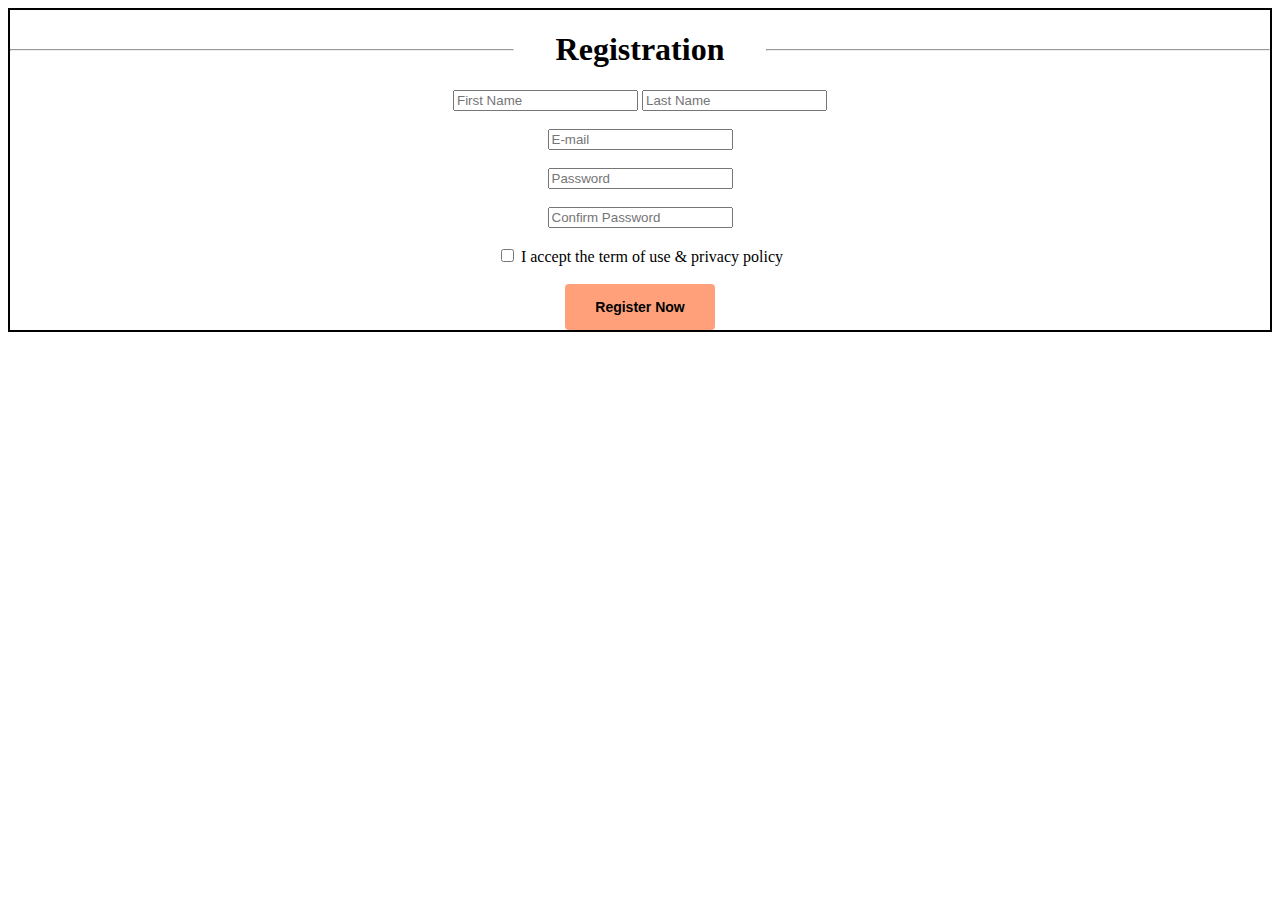
<file: registration.html>
<!DOCTYPE html>
<html lang="en">
<head>
    <meta charset="UTF-8">
    <meta http-equiv="X-UA-Compatible" content="IE=edge">
    <meta name="viewport" content="width=device-width, initial-scale=1.0">
    <title>register</title>
    <link rel="stylesheet" href="registration.css">
        
    
</head>
<body>
    <div class="container">
        <div class="register">
            <div class="border"></div>

            <div class="main">
              <div class="main-1">
                <hr>
              </div>
              <div class="main-2">
                <h1>Registration</h1>
              </div>
              <div class="main-3">
                <hr>
              </div>
            </div>
            

            <div class="border"></div>
            

        </div>
        <div class="SUBCLASS">
            <input type="text" placeholder="First Name">
            <input type="text" placeholder="Last Name">
            <br>
            <br>
         <div class="class">
            <input type="email" placeholder="E-mail">
            <br>
            <br>
            <input type="password" placeholder="Password">
            <br>
            <br>
            <input type="password" placeholder="Confirm Password">
            <br>
            <br>

          </div>
          <div class="checkbox">
            <input type="checkbox">
            <span>I accept the term of use & privacy policy</span>
            <br>
            <br>
          </div>
          <div class="regbut">
            <button class="normal">Register Now</button>
          </div>
            
        </div>
    </div>
</body>
</html>
</file>
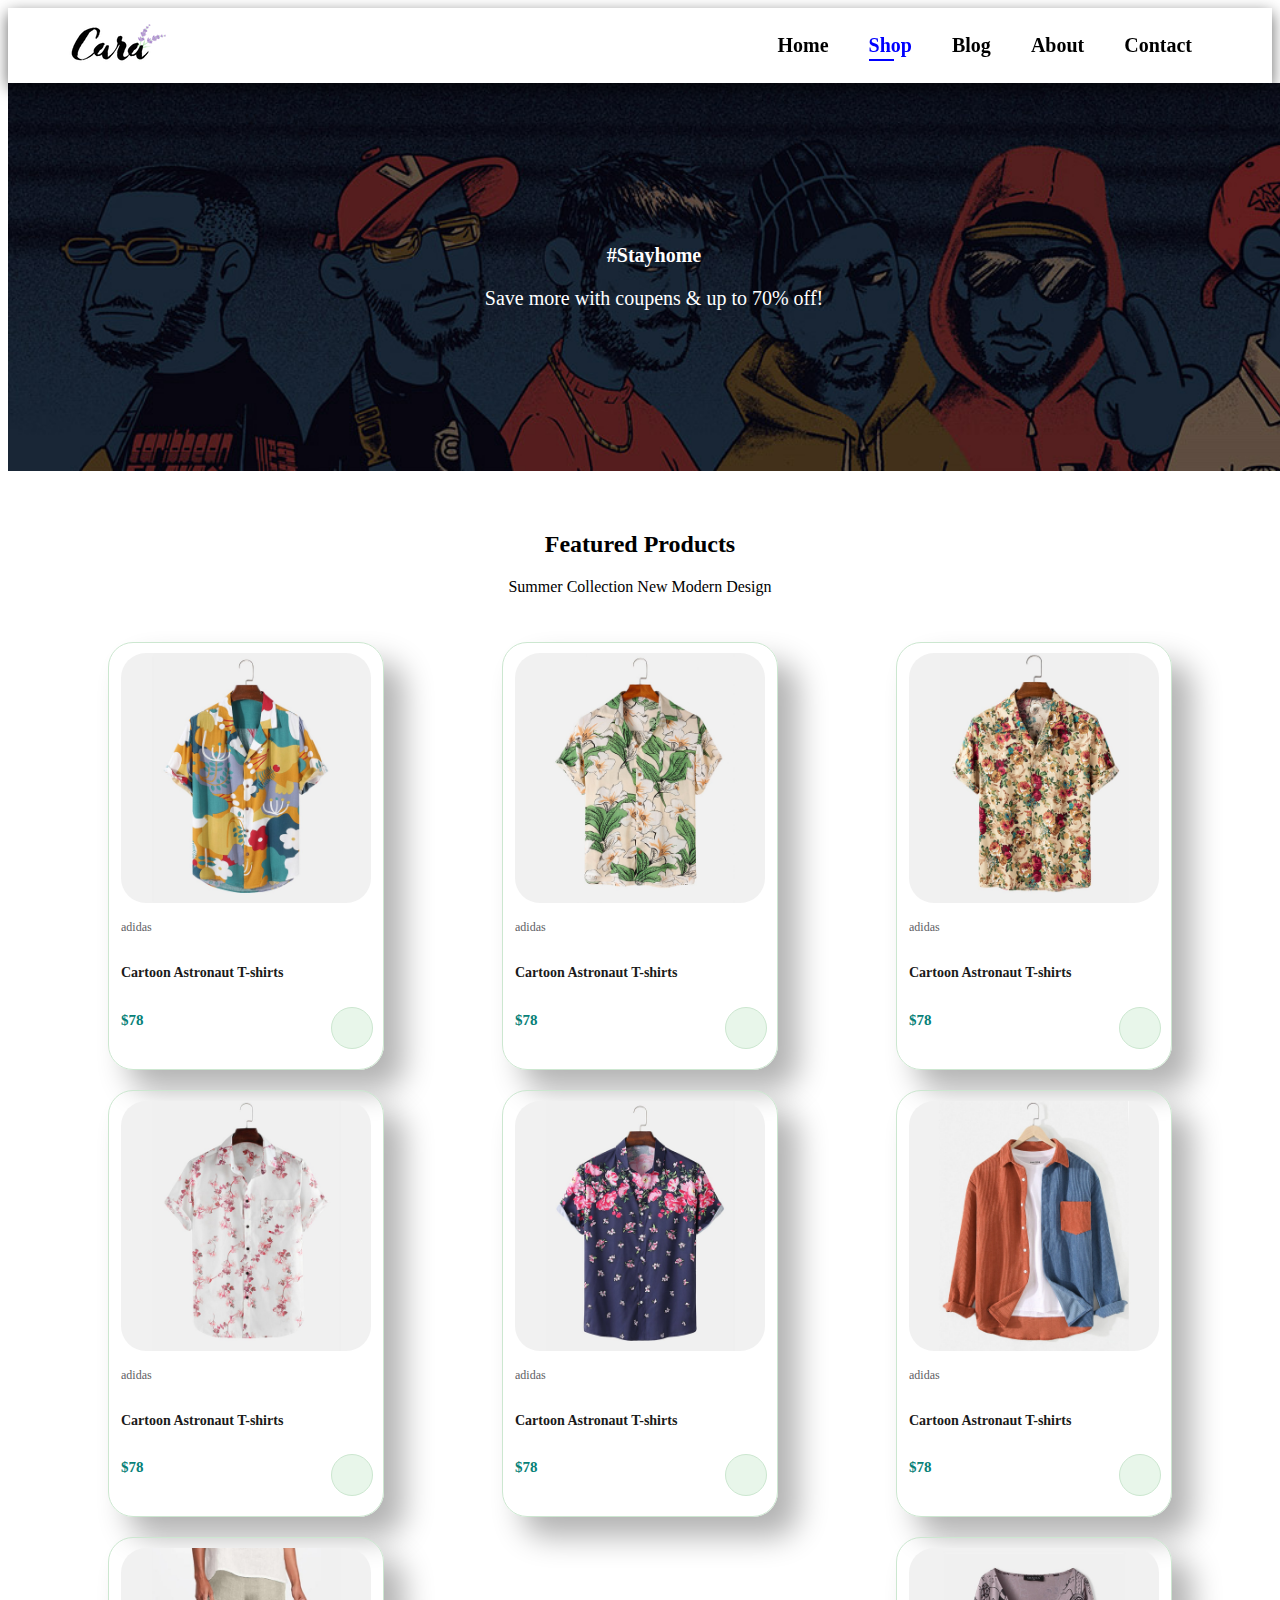
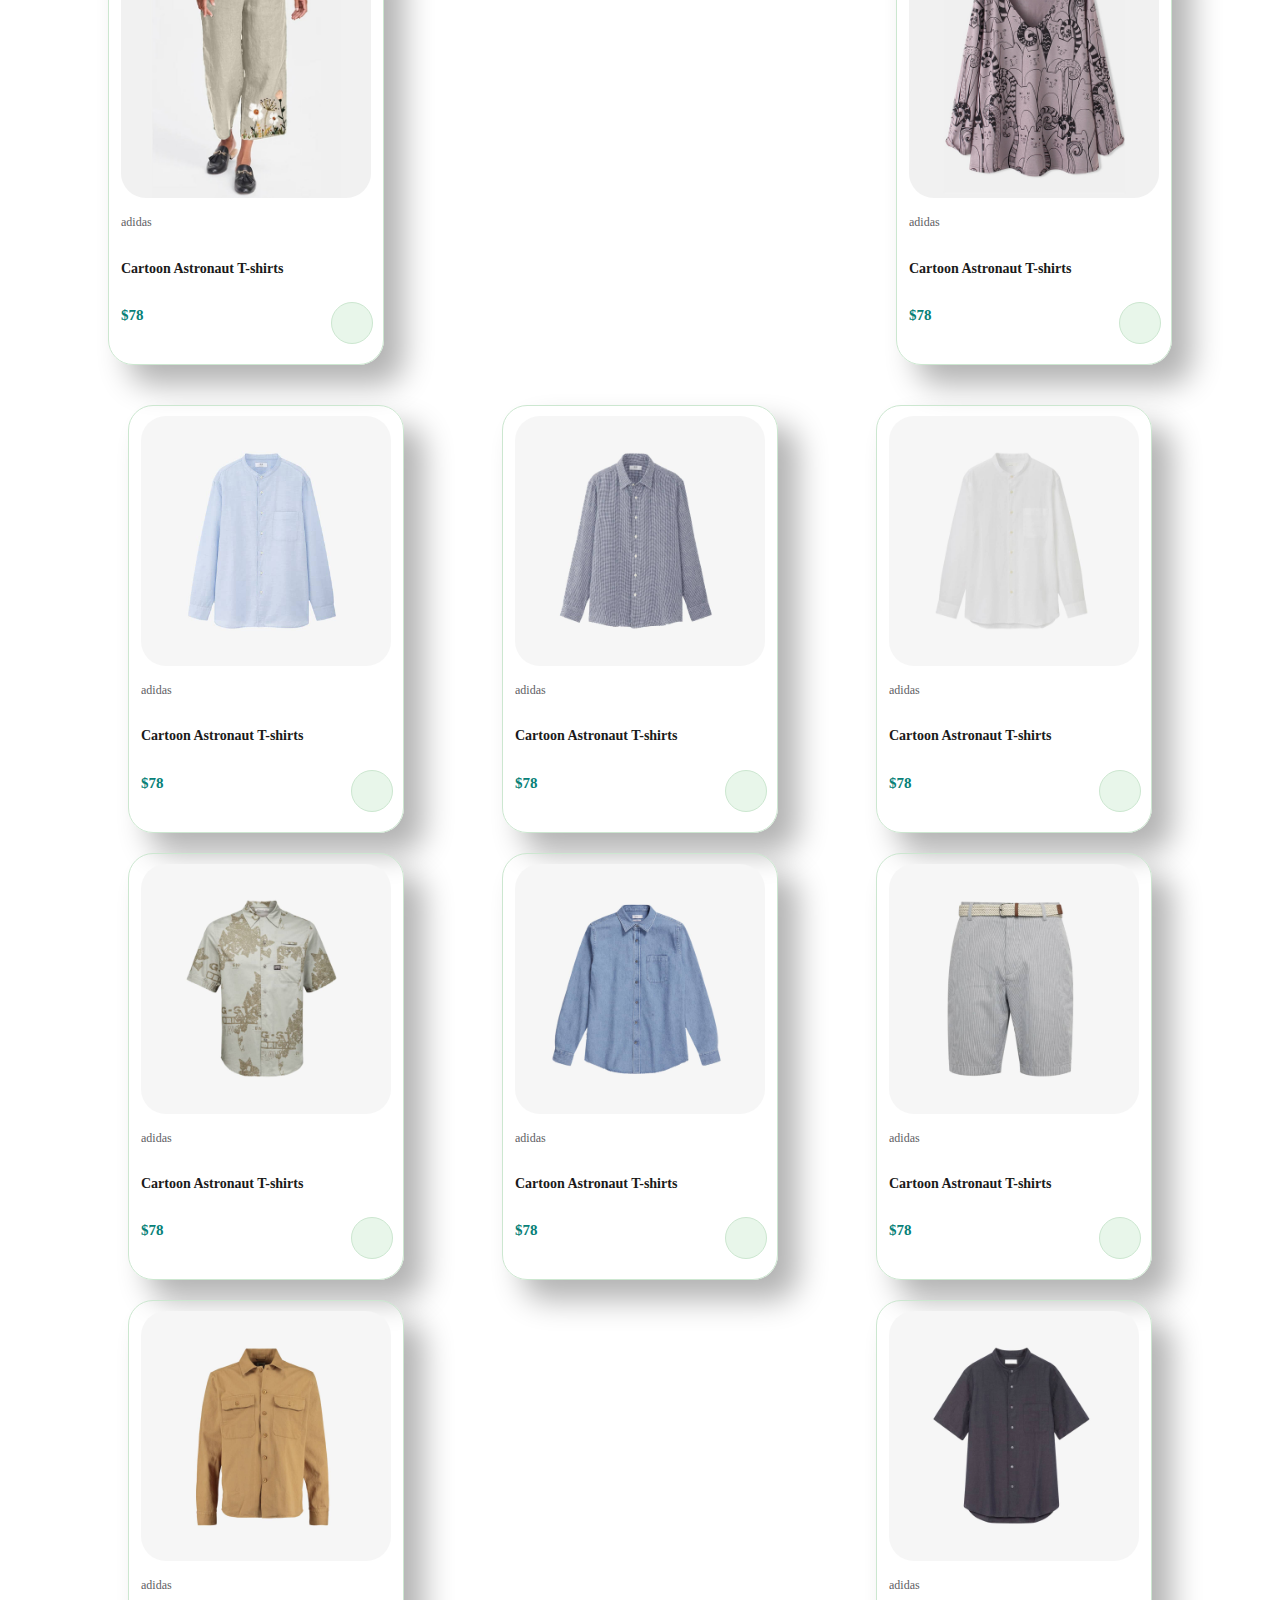
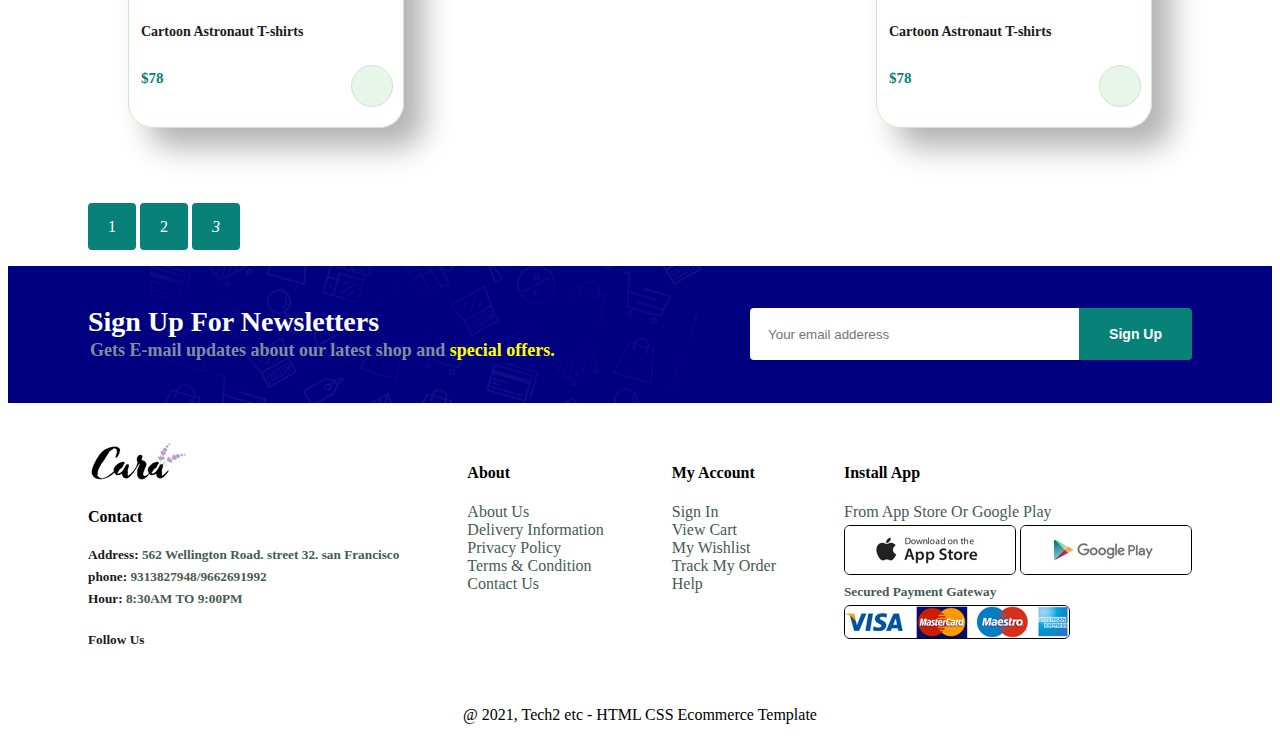
<file: shop.html>
<!DOCTYPE html>
<html lang="en">

<head>
    <meta charset="UTF-8">
    <meta http-equiv="X-UA-Compatible" content="IE=edge">
    <meta name="viewport" content="width=device-width, initial-scale=1.0">
    <title>Document</title>
    <link rel="stylesheet" href="style.css">
</head>

<body>

    <section id="header">

        <a href="#"><img src="img/logo.png" alt=""></a>
        <div>
            <ul id="navbar">
                <li><a href="index.html">Home</a></li>
                <li><a class="active" href="shop.html">Shop</a></li>
                <li><a href="blog.html">Blog</a></li>
                <li><a href="about.html">About</a></li>
                <li><a href="contact.html">Contact</a></li>
                <a href="" id="clos">
                    <span class="line1"></span>
                    <span class="line1"></span>
                    <span class="line1"></span>
                </a>
            </ul>

            <div id="bar" class="hamburger">
                <span class="line1"></span>
                <span class="line1"></span>
                <span class="line1"></span>
            </div>

        </div>


    </section>

    <section id="shop-hero">
        
        <h1>#Stayhome</h1>

        <p>Save more with coupens & up to 70% off!</p>
        
    </section>

    <section id="product1" class="section-p1">
        <h2>Featured Products</h2>
        <p>Summer Collection New Modern Design</p>
        <div class="pro-container">
            <div class="pro" onclick="window.location.href='sproduct.html';">
                <img src="img/products/f1.jpg" alt="">
                <div class="des">
                    <span>adidas</span>
                    <h5>Cartoon Astronaut T-shirts</h5>
                    <div class="star">
                        <i class="fas fa-star"></i>
                        <i class="fas fa-star"></i>
                        <i class="fas fa-star"></i>
                        <i class="fas fa-star"></i>
                        <i class="fas fa-star"></i>
                    </div>
                    <h4>$78</h4>

                </div>
                <a href="#"><i class="fal fa-shopping-cart cart"></i></a>
            </div>
            <div class="pro">
                <img src="img/products/f2.jpg" alt="">
                <div class="des">
                    <span>adidas</span>
                    <h5>Cartoon Astronaut T-shirts</h5>
                    <div class="star">
                        <i class="fas fa-star"></i>
                        <i class="fas fa-star"></i>
                        <i class="fas fa-star"></i>
                        <i class="fas fa-star"></i>
                        <i class="fas fa-star"></i>
                    </div>
                    <h4>$78</h4>

                </div>
                <a href="#"><i class="fal fa-shopping-cart cart"></i></a>
            </div>
            <div class="pro">
                <img src="img/products/f3.jpg" alt="">
                <div class="des">
                    <span>adidas</span>
                    <h5>Cartoon Astronaut T-shirts</h5>
                    <div class="star">
                        <i class="fas fa-star"></i>
                        <i class="fas fa-star"></i>
                        <i class="fas fa-star"></i>
                        <i class="fas fa-star"></i>
                        <i class="fas fa-star"></i>
                    </div>
                    <h4>$78</h4>

                </div>
                <a href="#"><i class="fal fa-shopping-cart cart"></i></a>
            </div>
            <div class="pro">
                <img src="img/products/f4.jpg" alt="">
                <div class="des">
                    <span>adidas</span>
                    <h5>Cartoon Astronaut T-shirts</h5>
                    <div class="star">
                        <i class="fas fa-star"></i>
                        <i class="fas fa-star"></i>
                        <i class="fas fa-star"></i>
                        <i class="fas fa-star"></i>
                        <i class="fas fa-star"></i>
                    </div>
                    <h4>$78</h4>

                </div>
                <a href="#"><i class="fal fa-shopping-cart cart"></i></a>
            </div>
            <div class="pro">
                <img src="img/products/f5.jpg" alt="">
                <div class="des">
                    <span>adidas</span>
                    <h5>Cartoon Astronaut T-shirts</h5>
                    <div class="star">
                        <i class="fas fa-star"></i>
                        <i class="fas fa-star"></i>
                        <i class="fas fa-star"></i>
                        <i class="fas fa-star"></i>
                        <i class="fas fa-star"></i>
                    </div>
                    <h4>$78</h4>

                </div>
                <a href="#"><i class="fal fa-shopping-cart cart"></i></a>
            </div>
            <div class="pro">
                <img src="img/products/f6.jpg" alt="">
                <div class="des">
                    <span>adidas</span>
                    <h5>Cartoon Astronaut T-shirts</h5>
                    <div class="star">
                        <i class="fas fa-star"></i>
                        <i class="fas fa-star"></i>
                        <i class="fas fa-star"></i>
                        <i class="fas fa-star"></i>
                        <i class="fas fa-star"></i>
                    </div>
                    <h4>$78</h4>

                </div>
                <a href="#"><i class="fal fa-shopping-cart cart"></i></a>
            </div>
            <div class="pro">
                <img src="img/products/f7.jpg" alt="">
                <div class="des">
                    <span>adidas</span>
                    <h5>Cartoon Astronaut T-shirts</h5>
                    <div class="star">
                        <i class="fas fa-star"></i>
                        <i class="fas fa-star"></i>
                        <i class="fas fa-star"></i>
                        <i class="fas fa-star"></i>
                        <i class="fas fa-star"></i>
                    </div>
                    <h4>$78</h4>

                </div>
                <a href="#"><i class="fal fa-shopping-cart cart"></i></a>
            </div>
            <div class="pro">
                <img src="img/products/f8.jpg" alt="">
                <div class="des">
                    <span>adidas</span>
                    <h5>Cartoon Astronaut T-shirts</h5>
                    <div class="star">
                        <i class="fas fa-star"></i>
                        <i class="fas fa-star"></i>
                        <i class="fas fa-star"></i>
                        <i class="fas fa-star"></i>
                        <i class="fas fa-star"></i>
                    </div>
                    <h4>$78</h4>

                </div>
                <a href="#"><i class="fal fa-shopping-cart cart"></i></a>
            </div>
       
        <div class="pro-container">
            <div class="pro">
                <img src="img/products/n1.jpg" alt="">
                <div class="des">
                    <span>adidas</span>
                    <h5>Cartoon Astronaut T-shirts</h5>
                    <div class="star">
                        <i class="fas fa-star"></i>
                        <i class="fas fa-star"></i>
                        <i class="fas fa-star"></i>
                        <i class="fas fa-star"></i>
                        <i class="fas fa-star"></i>
                    </div>
                    <h4>$78</h4>

                </div>
                <a href="#"><i class="fal fa-shopping-cart cart"></i></a>
            </div>
            <div class="pro">
                <img src="img/products/n2.jpg" alt="">
                <div class="des">
                    <span>adidas</span>
                    <h5>Cartoon Astronaut T-shirts</h5>
                    <div class="star">
                        <i class="fas fa-star"></i>
                        <i class="fas fa-star"></i>
                        <i class="fas fa-star"></i>
                        <i class="fas fa-star"></i>
                        <i class="fas fa-star"></i>
                    </div>
                    <h4>$78</h4>

                </div>
                <a href="#"><i class="fal fa-shopping-cart cart"></i></a>
            </div>
            <div class="pro">
                <img src="img/products/n3.jpg" alt="">
                <div class="des">
                    <span>adidas</span>
                    <h5>Cartoon Astronaut T-shirts</h5>
                    <div class="star">
                        <i class="fas fa-star"></i>
                        <i class="fas fa-star"></i>
                        <i class="fas fa-star"></i>
                        <i class="fas fa-star"></i>
                        <i class="fas fa-star"></i>
                    </div>
                    <h4>$78</h4>

                </div>
                <a href="#"><i class="fal fa-shopping-cart cart"></i></a>
            </div>
            <div class="pro">
                <img src="img/products/n4.jpg" alt="">
                <div class="des">
                    <span>adidas</span>
                    <h5>Cartoon Astronaut T-shirts</h5>
                    <div class="star">
                        <i class="fas fa-star"></i>
                        <i class="fas fa-star"></i>
                        <i class="fas fa-star"></i>
                        <i class="fas fa-star"></i>
                        <i class="fas fa-star"></i>
                    </div>
                    <h4>$78</h4>

                </div>
                <a href="#"><i class="fal fa-shopping-cart cart"></i></a>
            </div>
            <div class="pro">
                <img src="img/products/n5.jpg" alt="">
                <div class="des">
                    <span>adidas</span>
                    <h5>Cartoon Astronaut T-shirts</h5>
                    <div class="star">
                        <i class="fas fa-star"></i>
                        <i class="fas fa-star"></i>
                        <i class="fas fa-star"></i>
                        <i class="fas fa-star"></i>
                        <i class="fas fa-star"></i>
                    </div>
                    <h4>$78</h4>

                </div>
                <a href="#"><i class="fal fa-shopping-cart cart"></i></a>
            </div>
            <div class="pro">
                <img src="img/products/n6.jpg" alt="">
                <div class="des">
                    <span>adidas</span>
                    <h5>Cartoon Astronaut T-shirts</h5>
                    <div class="star">
                        <i class="fas fa-star"></i>
                        <i class="fas fa-star"></i>
                        <i class="fas fa-star"></i>
                        <i class="fas fa-star"></i>
                        <i class="fas fa-star"></i>
                    </div>
                    <h4>$78</h4>

                </div>
                <a href="#"><i class="fal fa-shopping-cart cart"></i></a>
            </div>
            <div class="pro">
                <img src="img/products/n7.jpg" alt="">
                <div class="des">
                    <span>adidas</span>
                    <h5>Cartoon Astronaut T-shirts</h5>
                    <div class="star">
                        <i class="fas fa-star"></i>
                        <i class="fas fa-star"></i>
                        <i class="fas fa-star"></i>
                        <i class="fas fa-star"></i>
                        <i class="fas fa-star"></i>
                    </div>
                    <h4>$78</h4>

                </div>
                <a href="#"><i class="fal fa-shopping-cart cart"></i></a>
            </div>
            <div class="pro">
                <img src="img/products/n8.jpg" alt="">
                <div class="des">
                    <span>adidas</span>
                    <h5>Cartoon Astronaut T-shirts</h5>
                    <div class="star">
                        <i class="fas fa-star"></i>
                        <i class="fas fa-star"></i>
                        <i class="fas fa-star"></i>
                        <i class="fas fa-star"></i>
                        <i class="fas fa-star"></i>
                    </div>
                    <h4>$78</h4>

                </div>
                <a href="#"><i class="fal fa-shopping-cart cart"></i></a>
            </div>
        </div>
    </section>

    <srction id="pagination" class="section-p1">
        <a href="#">1</a>
        <a href="#">2</a>
        <a href="#"><i class="fal fa-long-arrow-alrt-right">3</i></a>
    </srction>

    <section id="newsletter" class="section-p1">
        <div class="news">
            <h3>Sign Up For Newsletters</h3>
            <h6>Gets E-mail updates about our latest shop and <span>special offers.</span></h6>
        </div>
        <div class="signup">
            <input type="text" placeholder="Your email adderess">
            <button class="normal">Sign Up</button>
        </div>
    </section>

    <section id="footer" class="section-p1">
        <div class="contact">
            <img src="img/logo.png" alt="">
            <h4>Contact</h4>
            <h5><strong>Address:</strong> 562 Wellington Road. street 32. san Francisco</h5>
            <h5><strong>phone:</strong> 9313827948/9662691992</h5>
            <h5><strong>Hour:</strong> 8:30AM TO 9:00PM</h5>
            <br>
            <h5><span>Follow Us</span></h5>
            <div class="icon">
                <i class="fab fa-facebook-f"></i>
                <i class="fab fa-twitter"></i>
                <i class="fab fa-instagram"></i>
                <i class="fab fa-pinterest-p"></i>
                <i class="fab fa-youtube"></i>

            </div>

        </div>
        <div class="about">
            <h4>About</h4>
            <a href="">About Us</a><br>
            <a href="">Delivery Information</a><br>
            <a href="">Privacy Policy</a><br>
            <a href="">Terms & Condition</a><br>
            <a href="">Contact Us</a><br>
        </div>
        <div class="MY-ACCOUNT">
            <h4>My Account</h4>
            <a href="">Sign In</a><br>
            <a href="">View Cart</a><br>
            <a href="">My Wishlist</a><br>
            <a href="">Track My Order</a><br>
            <a href="">Help</a><br><br>
        </div>
        <div class="Install">
            <h4>Install App</h4>
            <p>From App Store Or Google Play</p>
            <div class="row">
                <img src="img/pay/app.jpg" alt="">
                <img src="img/pay/play.jpg" alt="">
            </div>
            <h5>Secured Payment Gateway</h5>
            <img src="img/pay/pay.png" alt="">
        </div>

    </section>

    <div class="copy-right">
        <p>@ 2021, Tech2 etc - HTML CSS Ecommerce Template</p>
    </div>






    <script src="script.js"></script>

</body>

</html>
</file>
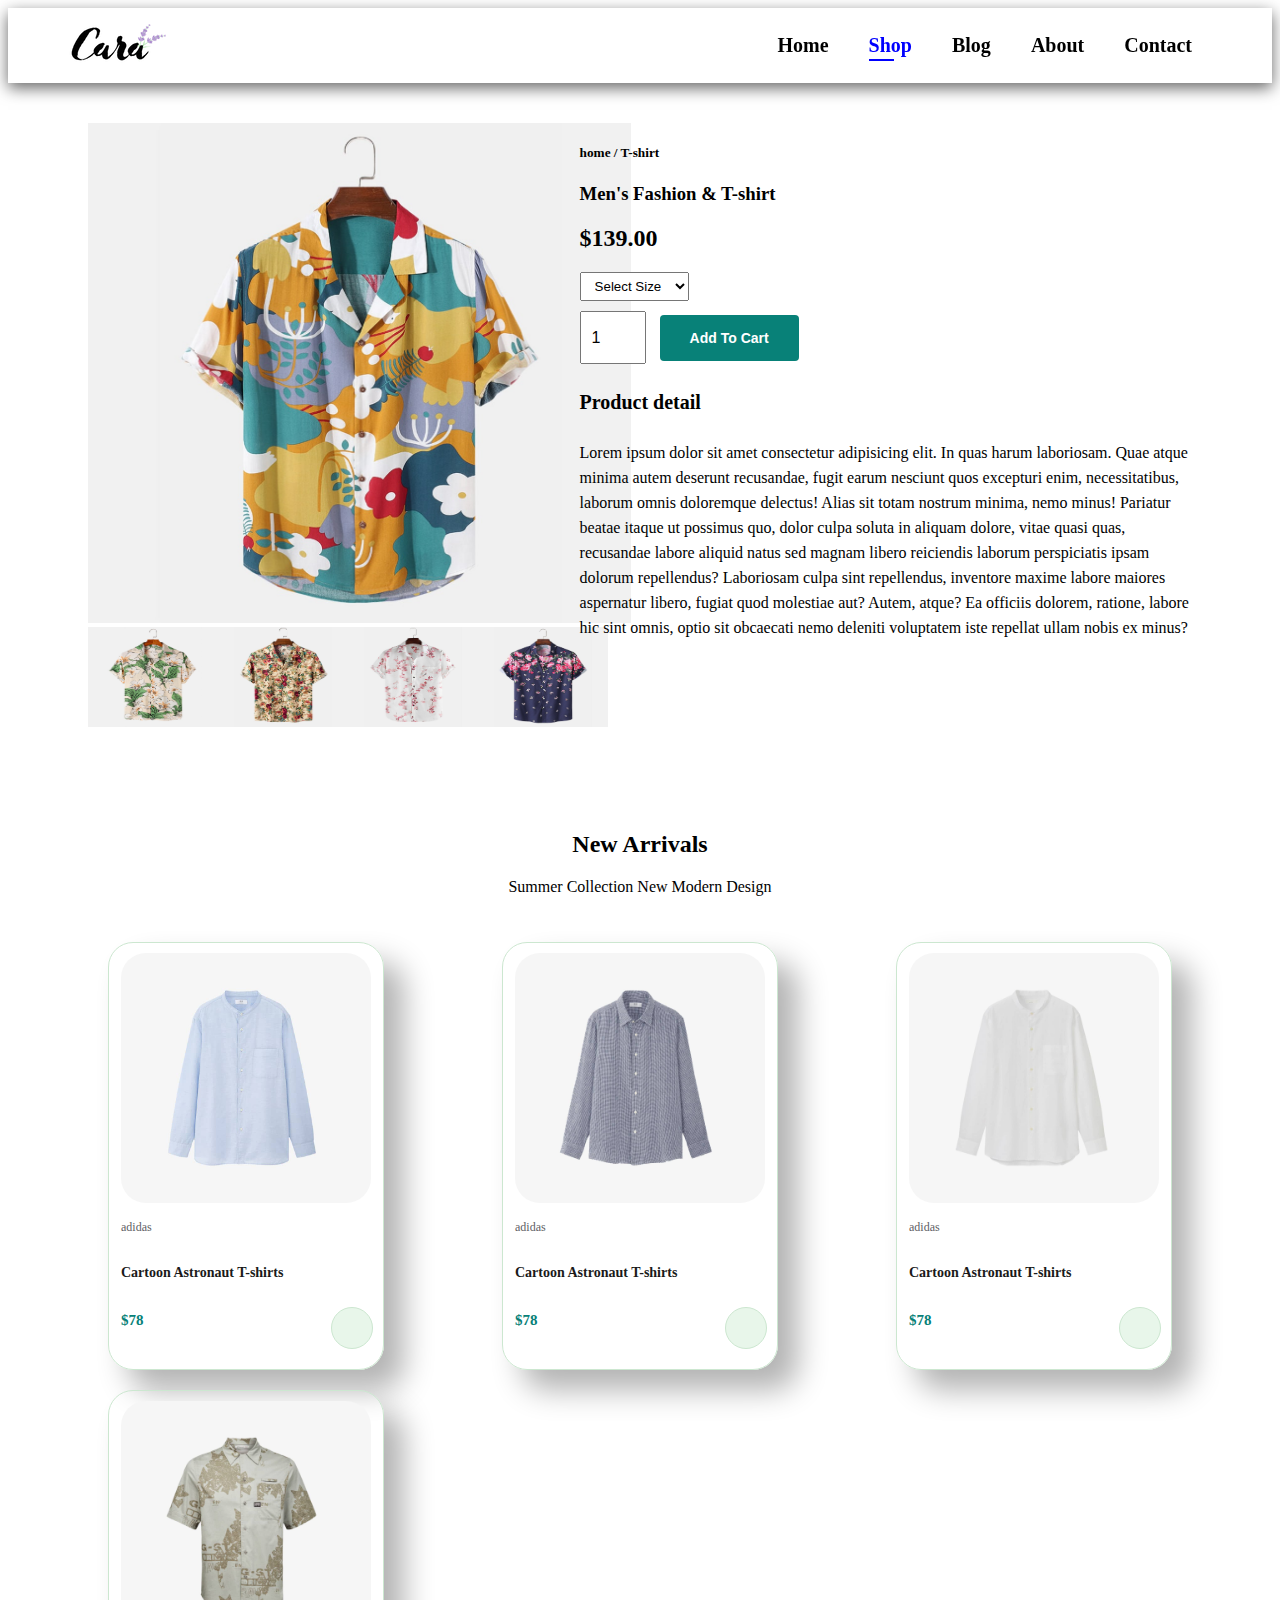
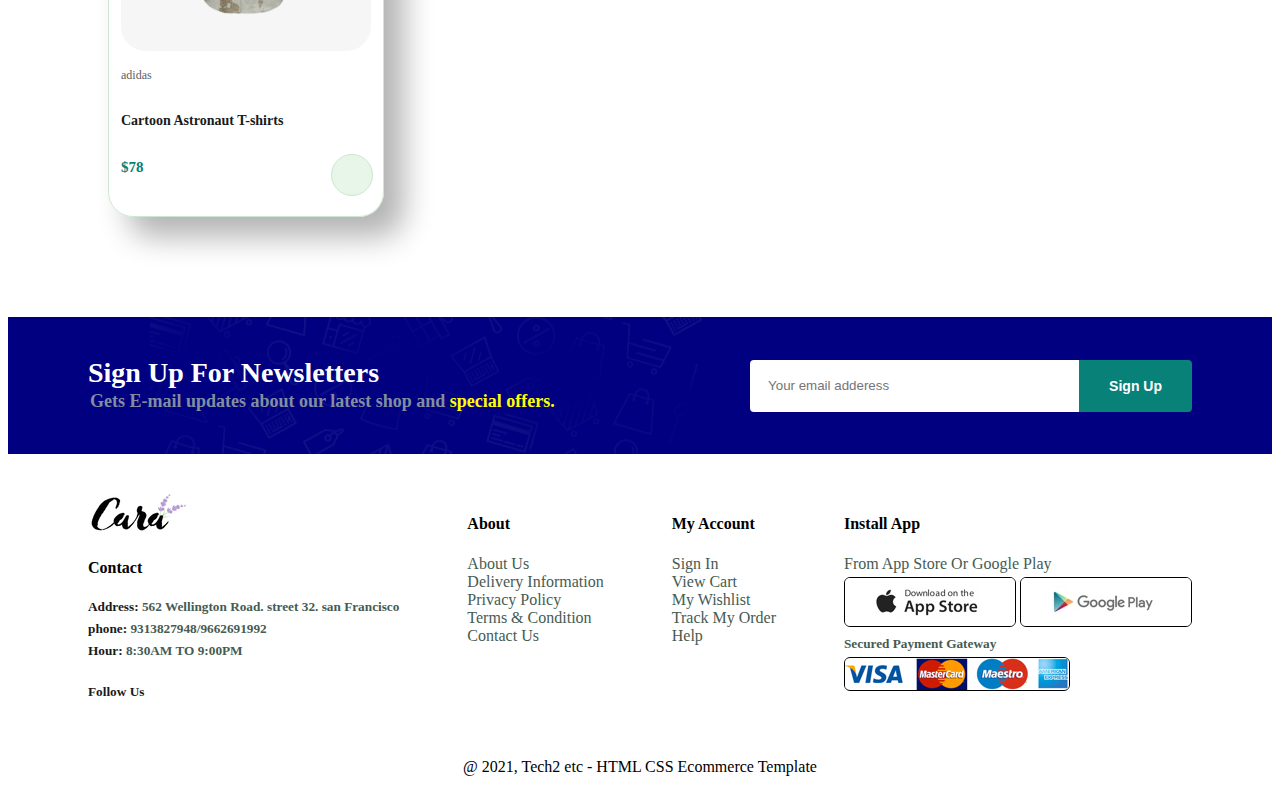
<file: sproduct.html>
<!DOCTYPE html>
<html lang="en">

<head>
    <meta charset="UTF-8">
    <meta http-equiv="X-UA-Compatible" content="IE=edge">
    <meta name="viewport" content="width=device-width, initial-scale=1.0">
    <title>Document</title>
    <link rel="stylesheet" href="style.css">
</head>

<body>

    <section id="header">

        <a href="#"><img src="img/logo.png" alt=""></a>
        <div>
            <ul id="navbar">
                <li><a href="index.html">Home</a></li>
                <li><a class="active" href="shop.html">Shop</a></li>
                <li><a href="blog.html">Blog</a></li>
                <li><a href="about.html">About</a></li>
                <li><a href="contact.html">Contact</a></li>
                <a href="" id="clos">
                    <span class="line1"></span>
                    <span class="line1"></span>
                    <span class="line1"></span>
                </a>
            </ul>

            <div id="bar" class="hamburger">
                <span class="line1"></span>
                <span class="line1"></span>
                <span class="line1"></span>
            </div>

        </div>


    </section>

    <section id="prodetail" class="section-p1">
        <div class="single-pro-img" width="100%" id="mainimg">
            <img src="img/products/f1.jpg"  id="mainimg" alt="">
            
            <div class="smal-pro-img">
                <div class="smal-img-col" width="100%" >
                    <img src="img/products/f2.jpg" class="small-img" alt="">
                </div>
                <div class="smal-img-col" width="100%" >
                    <img src="img/products/f3.jpg" class="small-img" alt="">
                </div>
                <div class="smal-img-col" width="100%">
                    <img src="img/products/f4.jpg"  class="small-img" alt="">
                </div>
                <div class="smal-img-col" width="100%" >
                    <img src="img/products/f5.jpg" class="small-img" alt="">
                </div>
            </div>
        </div>

        <div class="single-pro-detail">
            <h5>home / T-shirt</h5>
            <h3>Men's Fashion & T-shirt</h3>
            <h2>$139.00</h2>
            <select>
                <option>Select Size</option>
                <option>XL</option>
                <option>XXL</option>
                <option>SMALL</option>
                <option>LARGE</option>
            </select>

            <input type="number" value="1">
            <button class="normal">Add To Cart</button>
            <h4>Product detail</h4>
            <span>Lorem ipsum dolor sit amet consectetur adipisicing elit. In quas harum laboriosam. Quae atque minima
                autem deserunt recusandae, fugit earum nesciunt quos excepturi enim, necessitatibus, laborum omnis
                doloremque delectus! Alias sit totam nostrum minima, nemo minus! Pariatur beatae itaque ut possimus quo,
                dolor culpa soluta in aliquam dolore, vitae quasi quas, recusandae labore aliquid natus sed magnam
                libero reiciendis laborum perspiciatis ipsam dolorum repellendus? Laboriosam culpa sint repellendus,
                inventore maxime labore maiores aspernatur libero, fugiat quod molestiae aut? Autem, atque? Ea officiis
                dolorem, ratione, labore hic sint omnis, optio sit obcaecati nemo deleniti voluptatem iste repellat
                ullam nobis ex minus?</span>
        </div>



    </section>
    <section id="product1" class="section-p1">
        <h2>New Arrivals</h2>
        <p>Summer Collection New Modern Design</p>
        <div class="pro-container">
            <div class="pro">
                <img src="img/products/n1.jpg" alt="">
                <div class="des">
                    <span>adidas</span>
                    <h5>Cartoon Astronaut T-shirts</h5>
                    <div class="star">
                        <i class="fas fa-star"></i>
                        <i class="fas fa-star"></i>
                        <i class="fas fa-star"></i>
                        <i class="fas fa-star"></i>
                        <i class="fas fa-star"></i>
                    </div>
                    <h4>$78</h4>

                </div>
                <a href="#"><i class="fal fa-shopping-cart cart"></i></a>
            </div>
            <div class="pro">
                <img src="img/products/n2.jpg" alt="">
                <div class="des">
                    <span>adidas</span>
                    <h5>Cartoon Astronaut T-shirts</h5>
                    <div class="star">
                        <i class="fas fa-star"></i>
                        <i class="fas fa-star"></i>
                        <i class="fas fa-star"></i>
                        <i class="fas fa-star"></i>
                        <i class="fas fa-star"></i>
                    </div>
                    <h4>$78</h4>

                </div>
                <a href="#"><i class="fal fa-shopping-cart cart"></i></a>
            </div>
            <div class="pro">
                <img src="img/products/n3.jpg" alt="">
                <div class="des">
                    <span>adidas</span>
                    <h5>Cartoon Astronaut T-shirts</h5>
                    <div class="star">
                        <i class="fas fa-star"></i>
                        <i class="fas fa-star"></i>
                        <i class="fas fa-star"></i>
                        <i class="fas fa-star"></i>
                        <i class="fas fa-star"></i>
                    </div>
                    <h4>$78</h4>

                </div>
                <a href="#"><i class="fal fa-shopping-cart cart"></i></a>
            </div>
            <div class="pro">
                <img src="img/products/n4.jpg" alt="">
                <div class="des">
                    <span>adidas</span>
                    <h5>Cartoon Astronaut T-shirts</h5>
                    <div class="star">
                        <i class="fas fa-star"></i>
                        <i class="fas fa-star"></i>
                        <i class="fas fa-star"></i>
                        <i class="fas fa-star"></i>
                        <i class="fas fa-star"></i>
                    </div>
                    <h4>$78</h4>

                </div>
                <a href="#"><i class="fal fa-shopping-cart cart"></i></a>
            </div>
        </div>
    </section>


    <section id="newsletter" class="section-p1">
        <div class="news">
            <h3>Sign Up For Newsletters</h3>
            <h6>Gets E-mail updates about our latest shop and <span>special offers.</span></h6>
        </div>
        <div class="signup">
            <input type="text" placeholder="Your email adderess">
            <button class="normal">Sign Up</button>
        </div>
    </section>

    <section id="footer" class="section-p1">
        <div class="contact">
            <img src="img/logo.png" alt="">
            <h4>Contact</h4>
            <h5><strong>Address:</strong> 562 Wellington Road. street 32. san Francisco</h5>
            <h5><strong>phone:</strong> 9313827948/9662691992</h5>
            <h5><strong>Hour:</strong> 8:30AM TO 9:00PM</h5>
            <br>
            <h5><span>Follow Us</span></h5>
            <div class="icon">
                <i class="fab fa-facebook-f"></i>
                <i class="fab fa-twitter"></i>
                <i class="fab fa-instagram"></i>
                <i class="fab fa-pinterest-p"></i>
                <i class="fab fa-youtube"></i>

            </div>

        </div>
        <div class="about">
            <h4>About</h4>
            <a href="">About Us</a><br>
            <a href="">Delivery Information</a><br>
            <a href="">Privacy Policy</a><br>
            <a href="">Terms & Condition</a><br>
            <a href="">Contact Us</a><br>
        </div>
        <div class="MY-ACCOUNT">
            <h4>My Account</h4>
            <a href="">Sign In</a><br>
            <a href="">View Cart</a><br>
            <a href="">My Wishlist</a><br>
            <a href="">Track My Order</a><br>
            <a href="">Help</a><br><br>
        </div>
        <div class="Install">
            <h4>Install App</h4>
            <p>From App Store Or Google Play</p>
            <div class="row">
                <img src="img/pay/app.jpg" alt="">
                <img src="img/pay/play.jpg" alt="">
            </div>
            <h5>Secured Payment Gateway</h5>
            <img src="img/pay/pay.png" alt="">
        </div>

    </section>

    <div class="copy-right">
        <p>@ 2021, Tech2 etc - HTML CSS Ecommerce Template</p>
    </div>
    <script>
           
        var MainImg = document.getElementById("mainimg");
        var smallimg = document.getElementsByClassName("small-img");

        smallimg[0].onclick = function() {
            MainImg.src = smallimg[0].src;
        }
        smallimg[1].onclick = function() {
            MainImg.src = smallimg[1].src;
        }
        smallimg[2].onclick = function() {
            MainImg.src = smallimg[2].src;
        }
        smallimg[3].onclick = function() {
            MainImg.src = smallimg[3].src;
        }
    

    </script>







    <script src="script.js"></script>

</body>

</html>
</file>
<file: style.css>
#header {
    display: flex;
    justify-content: space-between;
    align-items: center;
    padding: 10px 60px;
    background: white;
    box-shadow: 0 5px 15px rgb(0, 0, 0, 0.6);
    z-index: 999;
    position: sticky;
    top: 0;
    left: 0;

}

#navbar {
    display: flex;
    align-items: center;
    justify-content: center;
}

#navbar li {
    list-style: none;
    padding: 0 20px;
    position: relative;
}

#navbar li a {
    text-decoration: none;
    font-size: 20px;
    color: black;
    font-weight: 600;
    transition: 0.3 ease;

}

#navbar li a:hover,
#navbar li a.active {
    color: blue;

}

#navbar li a.active::after,
#navbar li a:hover::after {
    content: "";
    width: 30%;
    height: 2px;
    background: blue;
    position: absolute;
    bottom: -4px;
    left: 20px;
}

/* home page */
#hero {
    background-image: url(img/hero4.png);
    height: 90vh;
    width: 100%;
    background-size: cover;
    background-position: top 20% right 0;
    padding: 0 80px;
    display: flex;
    flex-direction: column;
    align-items: flex-start;
    justify-content: center;
}

#hero h4 {
    padding-bottom: 15px;
    font-size: 21px;
    margin: 0;
}

#hero h1 {
    color: darkblue;
    font-size: 40px;
    margin: 0%;
}

#hero h2 {
    font-size: 40px;
    margin: 0%;
}

#hero button {
    background-image: url(img/button.png);
    background-color: transparent;
    color: brown;
    border: 0px;
    padding: 14px 80px 14px 79px;
    background-repeat: no-repeat;
    cursor: pointer;
    font-weight: 700;
    font-size: 15px;

}

.section-p1 {
    padding: 40px 80px;
}

#feature .fe-box {
    width: 150px;
    text-align: center;
    padding: 15px 25px;
    box-shadow: 20px 20px 34px rgb(0, 0, 0, 0.3);
    border: 1px solid #cce7d0;
    border-radius: 4px;
    margin: 15px 0px;
}

#feature .fe-box:hover {
    box-shadow: 10px 10px 64px rgb(70, 60, 220, 0.1);
}

#feature .fe-box img {
    width: 100%;
    margin-bottom: 0px;

}

#feature .fe-box h5 {
    display: inline-block;
    padding: 9px 8px 11px 8px;
    line-height: 1px;
    border-radius: 4px;
    color: #088178;
    background-color: #fddde4;
}

#feature {
    display: flex;
    text-align: center;
    justify-content: space-between;
    flex-wrap: wrap;
}

#feature .fe-box:nth-child(2) h5 {
    background-color: #cdebbc;
}

#feature .fe-box:nth-child(3) h5 {
    background-color: #d1e8f2;

}

#feature .fe-box:nth-child(4) h5 {
    background-color: #cdd4f8;

}

#feature .fe-box:nth-child(5) h5 {
    background-color: #f6dbfd;

}

#feature .fe-box:nth-child(6) h5 {
    background-color: #fff2e5;

}

#product1 {
    text-align: center;
}

#product1 .pro {
    width: 18%;
    min-width: 250px;
    padding: 10px 12px;
    border: 1px solid #cce7d0;
    border-radius: 25px;
    margin: 10px 0px;
    cursor: pointer;
    box-shadow: 20px 20px 30px rgb(0, 0, 0, 0.3);
    transition: .3s ease;
    position: relative;
}

#product1 .pro img {
    width: 100%;
    border-radius: 25px;
}

#product1 .pro:hover {
    box-shadow: 20px 20px 30px rgb(0, 0, 0, 0.6);
}

#product1 .pro .des {
    text-align: start;
    padding: 10px 0;
}

#product1 .pro .des span {
    color: #606063;
    font-size: 12px;

}

#product1 .pro .des h5 {
    padding-top: 7px;
    font-size: 14px;
    color: #1a1a1a;
}

#product1 .pro .des i {
    font-size: 12px;
    color: rgb(243, 181, 25);
}

#product1 .pro .des h4 {
    padding-top: 7px;
    font-size: 15px;
    font-weight: 700;
    color: #088178;
}

#product1 .pro .cart {
    width: 40px;
    height: 40px;
    border-radius: 50px;
    background-color: #e8f6ea;
    font-weight: 500;
    border: 1px solid #cce7d0;
    bottom: 20px;
    right: 10px;
    position: absolute;

}

#product1 .pro-container {
    display: flex;
    justify-content: space-between;
    padding: 20px;
    flex-wrap: wrap;
}

#banner {
    width: 100%;
    height: 40vh;
    display: flex;
    flex-direction: column;
    text-align: center;
    justify-content: center;
    align-items: center;
    background: url(img/banner/b2.jpg);
}

.section-m1 {
    margin: 40px 0px;
}

#banner h2 {
    margin: 0px;
    font-size: 40px;
    color: #d1e8f2;
    padding: 10px;
}

#banner h4 {
    margin: 0px;
    font-size: 26px;
    color: #d1e8f2;
    padding: 10px;
}

#banner h2 span {
    color: red;

}

button.normal {
    font-size: 14px;
    font-weight: 600;
    padding: 15px 30px;
    color: black;
    background-color: #fff;
    border-radius: 4px;
    cursor: pointer;
    border: none;
    transition: .2s;


}

button.normal:hover {
    background-color: #088178;
    color: white;

}

#sm-banner .banner-box {
    min-width: 666px;
    height: 50vh;
    display: flex;
    flex-direction: column;
    justify-content: center;
    align-items: flex-start;
    background: url(img/banner/b17.jpg);
    background-size: cover;


}

#sm-banner .banner-box-2 {
    background: url(img/banner/b10.jpg);
    background-size: cover;
}

#sm-banner {
    display: flex;
    flex-wrap: wrap;
    justify-content: space-between;
}

#sm-banner .banner-box h4 {
    font-size: 30px;
    margin: 0px;
    padding-left: 20px;
    padding-bottom: 10px;
    font-weight: 100;

}

#sm-banner .banner-box h2 {
    font-size: xx-large;
    margin: 0px;
    padding-left: 20px;
    padding-bottom: 10px;


}

#sm-banner .banner-box span {
    padding-left: 20px;
    padding-bottom: 10px;

}

#sm-banner .banner-box .normal {
    margin-left: 20px;
    background: transparent;
    border: 1px solid white;

}

#sm-banner .banner-box .normal:hover {
    background-color: rgba(108, 108, 5, 0.777);


}

#banner-3 .banner-box {
    min-width: 30%;
    height: 30vh;
    display: flex;
    flex-direction: column;
    justify-content: center;
    align-items: flex-start;
    background: url(img/banner/b7.jpg);
    background-size: cover;




}

#banner-3 {
    display: flex;
    justify-content: space-between;
    flex-wrap: wrap;
    padding: 0px 80px;
}

#banner-3 h2 {
    color: white;
    font-weight: 900;
    font-size: 15px;

}

#banner-3 h3 {
    color: #ec544e;
    font-size: 15px;
    font-weight: 800;
}

#banner-3 .banner-box2 {
    background: url(img/banner/b4.jpg);
    background-size: cover;
}

#banner-3 .banner-box3 {
    background: url(img/banner/b18.jpg);
    background-size: cover;

}

#banner-3 .banner-box h1 {
    font-size: xx-large;
    margin: 0px;
    padding-left: 20px;
    padding-bottom: 10px;
    color: white;


}

#banner-3 .banner-box h3 {
    font-size: 20px;
    margin: 0px;
    padding-left: 20px;
    padding-bottom: 10px;
}

#newsletter {
    display: flex;
    justify-content: space-between;
    flex-wrap: wrap;
    align-items: center;
    background-color: navy;
    background-image: url("img/banner/b14.png");
    background-repeat: no-repeat;
    background-position: 20% 30%;
    border-color: black;
    margin-top: 30px;

}

#newsletter h3 {
    margin: 0px;
    color: white;
    font-size: 28px;
    font-weight: 700;
}

#newsletter h6 {
    margin: 2px;
    color: #818ea0;
    font-size: 18px;
    font-weight: 600;

}

#newsletter span {
    color: yellow;
}

#newsletter .signup {
    display: flex;
    width: 40%;
}

#newsletter .signup input {
    width: 100%;
    padding: 0 1.25em;
    height: 3.125rem;
    border: 1px solid transparent;
    border-radius: 4px;
    outline: none;
    border-top-right-radius: 0;
    border-bottom-right-radius: 0;
}

#newsletter .signup button {

    background-color: #088178;
    color: white;
    border: 0px;
    white-space: nowrap;
    border-top-left-radius: 0;
    border-bottom-left-radius: 0;


}

#footer {
    display: flex;
    flex-wrap: wrap;
    justify-content: space-between;
}

#footer h5 {
    color: #465b52;
    padding-bottom: 1px;
    margin-bottom: 1px;
    margin-top: 5px;
}

#footer h5 strong {
    color: #1a1a1a;
}

#footer h5 span {
    color: #1a1a1a;
}

#footer .about a {
    color: #465b52;
    margin-top: opx;
    text-decoration: none;
}

#footer a {
    color: #465b52;
    margin-top: opx;
    text-decoration: none;
}

#footer .Install img {
    border: 1px solid black;
    border-radius: 6px;
}

#footer .Install h5 {
    margin-bottom: 4px;
}

#footer .Install p {
    color: #465b52;
    margin-bottom: 4px;
}

#footer .about a:hover {
    color: #088178;
}

.copy-right p {
    width: 100%;
    text-align: center;

}

.line1 {
    color: black;
    background-color: black;
    width: 33px;
    margin: 3px 3px;
    height: 4px;
    display: block;

}

.hamburger {
    cursor: pointer;
    right: 3%;
    top: 2%;
    position: fixed;
    display: none;
}

#clos {
    display: none;
}

/*shoping section*/

#shop-hero{
    display: flex;
    align-items: center;
    justify-content: center;
    background-image: url(img/banner/b1.jpg);
    background-size: cover;
    width: 100%;
    height: 40vh;
    flex-direction: column;
    padding: 14px;
    
}
#shop-hero h1,
#shop-hero p{
    color: white;
    margin: 10px;
    font-size: 20px;

}
#pagination {
    text-align: center;
}
#pagination a{
    text-decoration: none;
    background-color: #088178;
    padding: 15px 20px;
    border-radius: 4px;
    color: white;
    font-weight: 600px;
}

/*single-product*/
#prodetail{
    display: flex;
}
prodetail .single-pro-detail{
    width: 50%;
    
}

#prodetail .single-pro-img{
    width: 40%;
    margin-right: 50px;
    
}
#prodetail .single-pro-img img{
    width: 543px;
    height: 500px;
}
#prodetail .smal-pro-img{
    display: flex;
    justify-content: space-between;
}
#prodetail .smal-img-col{
    flex-basis: 24px;
    cursor: pointer;
}
#prodetail .smal-img-col img{
    width: 130px;
    height: 100px;
}
#prodetail .single-pro-detail select {
    display: block;
    padding: 5px 10px;
    margin-bottom: 10px;
}
#prodetail .single-pro-detail input {
    width: 50px;
    height: 47px;
    padding-left: 10px;
    font-size: 16px;
    margin-right: 10px;
}
#prodetail .single-pro-detail input:focus{
    outline: none;
}
#prodetail .single-pro-detail button{
    
    background-color: #088178;
    color: white;

}  
#prodetail .single-pro-detail h4{
    font-size: 20px;
}
#prodetail .single-pro-detail span{
    line-height: 25px;
}



#shop-hero.blog-img{
   background-image: url(img/banner/b19.jpg);
}

#blog{
    padding: 150px 150px 0 150px;
    position: relative;

}
#blog .blog-box{
    display: flex;
    width: 100%;
    position: relative ;
    padding-bottom: 90px;
}
#blog .blog-box .blog-img1{
    width: 50%;
    margin-right: 40px;
    
}
#blog img{
    width: 100%;
    height: 300px; 
    object-fit: cover;

}
#blog .blog-box .blog-detail{
    width: 50%;
}
#blog .blog-detail a{
    text-decoration: none;
    color: #1a1a1a;
    font-size: 15px;
    font-weight: 700;
    position: relative;
}
#blog .blog-detail a::after{
    content:"" ;
    width: 50px;
    height: 1px;
    background-color: #1a1a1a;
    position: absolute;
    top: 8px;
    right: -56px;

}
#blog .blog-box h1{
    position: absolute;
    top: -109px;
    left: 0px;
    font-size: 70px;
    font-weight: 700;
    color: #c9cbce;
    z-index: -9;
   
}

/* about section */
#shop-hero.about-header{
     background-image: url(img/about/banner.png);
}

#about-head img{
    width: 50%;
    height: auto;
}

#about-head{
    display: flex;
    align-items: center;
}
#about-head .details{
    width: 50%;
    padding-left: 40px ;

}
#about-app{
    text-align: center;
}
#about-app h2,#about-app a{
    font-size: 50px;
}
#about-app video{
    width: 70%;
    height: 100%;
    border-radius: 20px;
}

/* contact-section */

#contact-details{
    display: flex;
    justify-content: space-between;
    align-items: center;

}
#contact-details li p{
    margin: 0px;
    padding: 10px;
    font-size: 14px;
    color: #465b52;

}
#contact-details li{
    display: flex;
}
#contact-details .map{
    width: 50%;
    height: 400px;
}
#form-detail{
    display: flex;
    justify-content: space-between;
    margin: 30px;
    padding: 80px;
    border: 1px solid #e1e1e1;
}
#form-detail form{
    width:65%;
    display: flex;
    flex-direction: column;
    align-items: flex-start;
}
#form-detail form input,
#form-detail form textarea{
    width: 100%;
    padding: 12px 13px;
    outline: none;
    margin-bottom: 20px;
    border: 1px solid #e1e1e1;
}
#form-detail .people{
    width: ;
}
#form-detail .people div{
    margin-bottom: 15px;
    display: flex;
}
#form-detail .people img{
    width: 65px;
    height: 65px;
    object-fit: cover;
    margin-right: 15px;
}
#form-detail .people p{
    margin: 0;
    font-size: 16px;
    line-height: 25px;


}
#form-detail .people span{
    display: block;
    font-size: 16px;
    font-weight: 600;
    color: black;

}


@media (max-width:810px) {
    .section-p1 {
        padding: 40px 40px;
    }

    #navbar {
        display: flex;
        flex-direction: column;
        align-items: flex-start;
        justify-content: flex-start;
        position: fixed;
        top: 0px;
        right: -300px;
        height: 100vh;
        width: 300px;
        background-color: #E3E6F3;
        padding: 80PX 0 0 10PX;
        transition: 0.3s;

    }

    #navbar.active {
        right: 0px;
    }

    #navbar li {
        margin-bottom: 25px;
    }

    #mobile .hamburger .line {
        color: black;
        background-color: white;
        width: 33px;
        margin: 3px 3px;
        height: 4px;

    }

    .hamburger {
        display: block;
    }

    #clos {
        position: absolute;
        top: 30px;
        left: 30px;
        transition: 0.3s;
        display: block;

    }

    #hero {
        height: 57vh;
        background-position: top 30% right 30%;
        padding: 0 80px;

    }

    #feature {

        justify-content: center;

    }

    #product1 .pro-container {

        justify-content: center;
    }

    #product1 .pro {
        margin: 15px;
    }

    #banner {

        height: 20vh;

    }

    #sm-banner .banner-box {
        
        height: 30vh;
        width: 100%;
       
    }
    #banner-3{
        padding: 0 40px;
    }
    #banner-3 .banner-box{
        width: 28%;
        background-size: cover;
        background-repeat: round;
    }
    #newsletter {
        
        justify-content: space-between;
    }
    #newsletter .signup {
        width: 60%;
    }
}    

    @media (max-width:477px) {
        #header{
            padding: 2px 20px;
        }
        #hero{
            padding: 0 20px;
            
        }
        #hero h2{
            font-size: 28px;

        }
        #hero h1{
            font-size: 27px;
        }
        .section-p1{
            padding: 20px 20px 20px 20px;
            pa

        }
        #feature .fe-box {
            width: 106px;
            margin: 0 0 15px 0px;
        }
        #feature{
            justify-content: space-between;
        }
        #product1 .pro-container {
           
            padding: 0px;
            
        }
        #product1 .pro {
            width: 100%;
            
        }
        #banner h2 {
            margin: 0px;
            font-size: 18px;
            color: #d1e8f2;
            padding: 10px;
        }
        #banner h4 {
            margin: 0px;
            font-size: 26px;
            color: #d1e8f2;
            padding: 0px;
        }
        button.normal {
            font-size: 12px;
            font-weight: 600;
            padding: 5px 8px;
           
        }
        .section-m1 {
            margin: 40px 0px 0px 0px;
        }
        #sm-banner .banner-box {
            height: 30vh;
            width: 80%;
            min-width: 324px;
        }
        #sm-banner .banner-box-2{
            margin-top: 20px;
        } 
        #banner-3{
            padding: 0 20px;
        }
        #banner-3 .banner-box {
            width: 100%;
            margin-top: 10px;
        }
        #newsletter h3 {
            margin: 0px;
            color: white;
            font-size: 24px;
            font-weight: 700;
        }
        #newsletter h6 {
            margin: 2px;
            color: #818ea0;
            font-size: 11px;
            font-weight: 600;
        }
        #newsletter .signup {
            width: 78%;
        }
        #newsletter .signup input {
            width: 49%;
            padding: 0px 1.25em;
            height: 2.125rem;
        }
        .contact{
            padding-top: 10px;
        }    
            
        
    }
</file>
<file: registration.css>
.main, .main-2{
    display: flex;
    justify-content: center;
    flex-direction: row;
}
.main-1, .main-3{
    width: 40%;
    align-self: center;
    margin: 0%;
}
.main-2{
    width: 20%;
    align-self: center;
}
hr{
    width: auto;
}
.SUBCLASS{
    text-align: center;
    background-color: ;
    align-content: center;
}
.container{
    border: 2px solid black;
}

.SUBCLASS .normal {
    font-size: 14px;
    font-weight: 600;
    padding: 15px 30px;
    color: black;
    background-color: #fff;
    border-radius: 4px;
    cursor: pointer;
    border: none;
    transition: .2s;
    background-color: lightsalmon;


}
</file>
